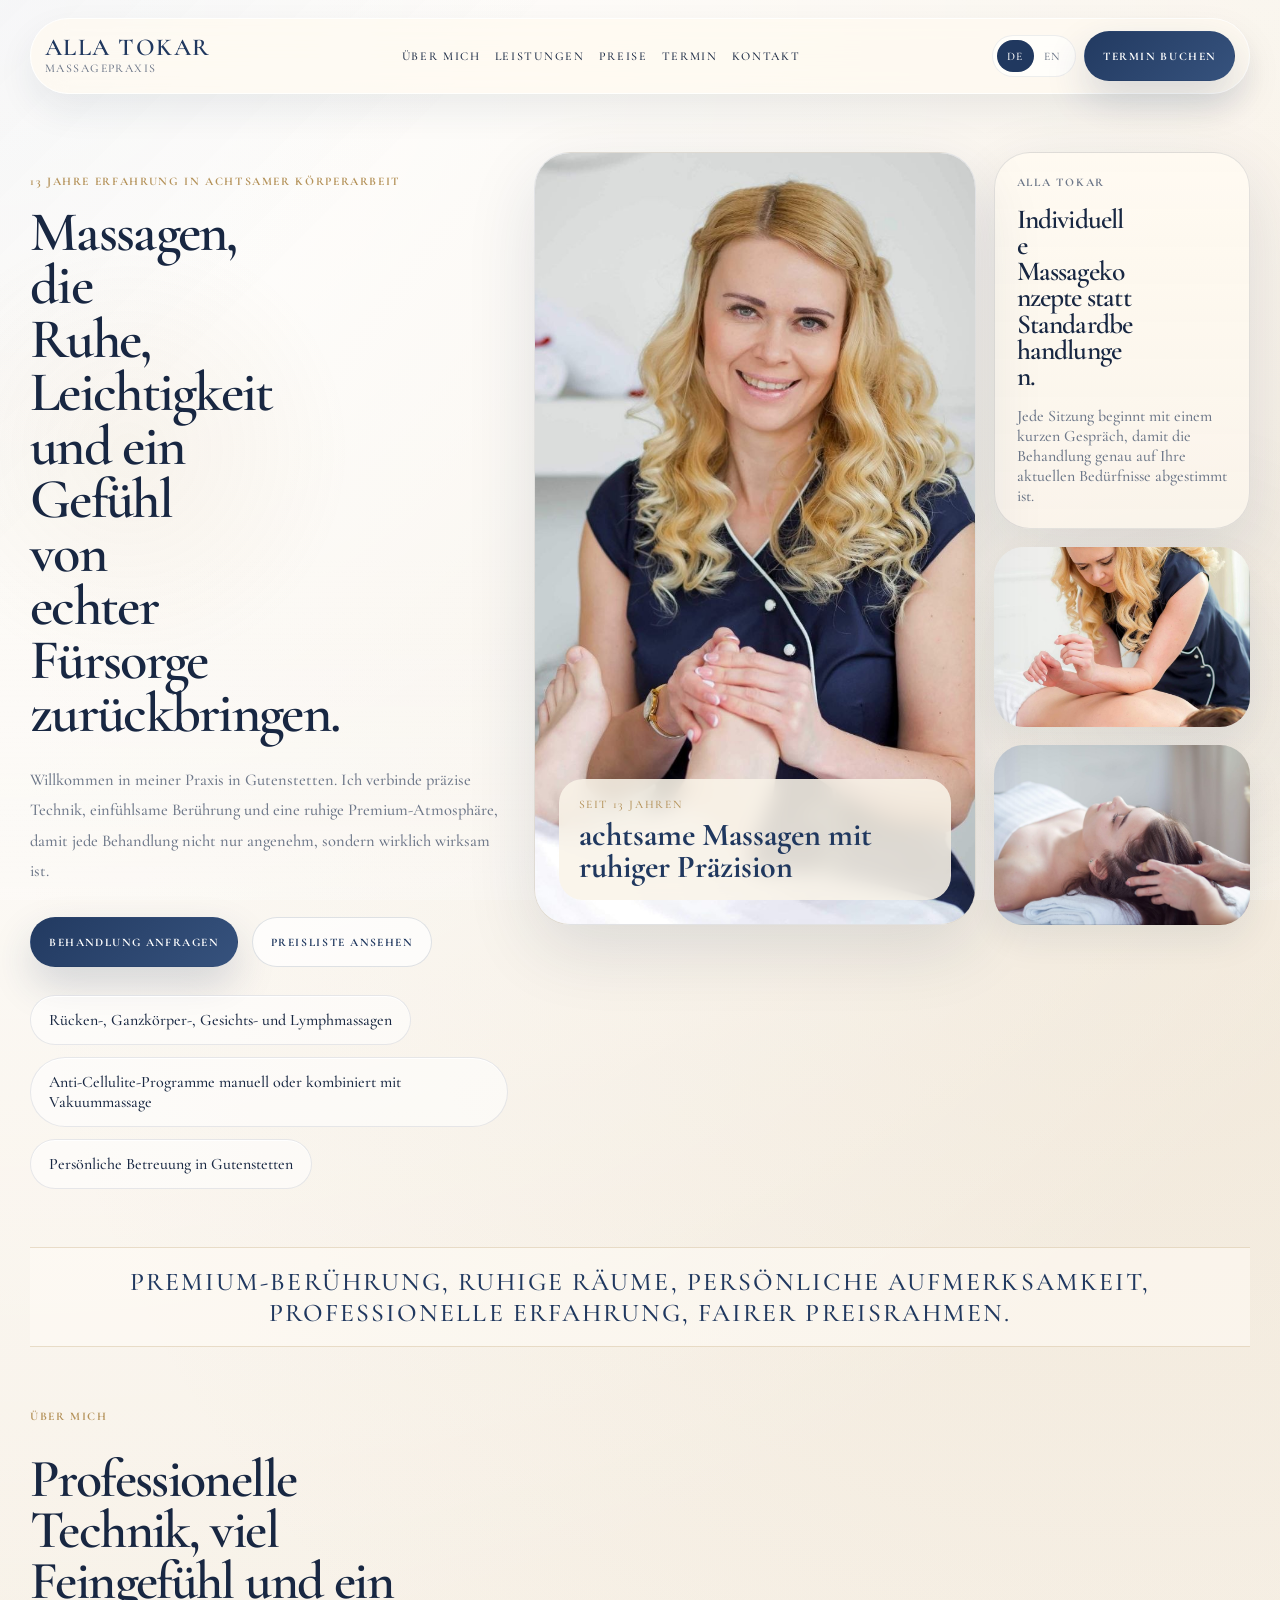
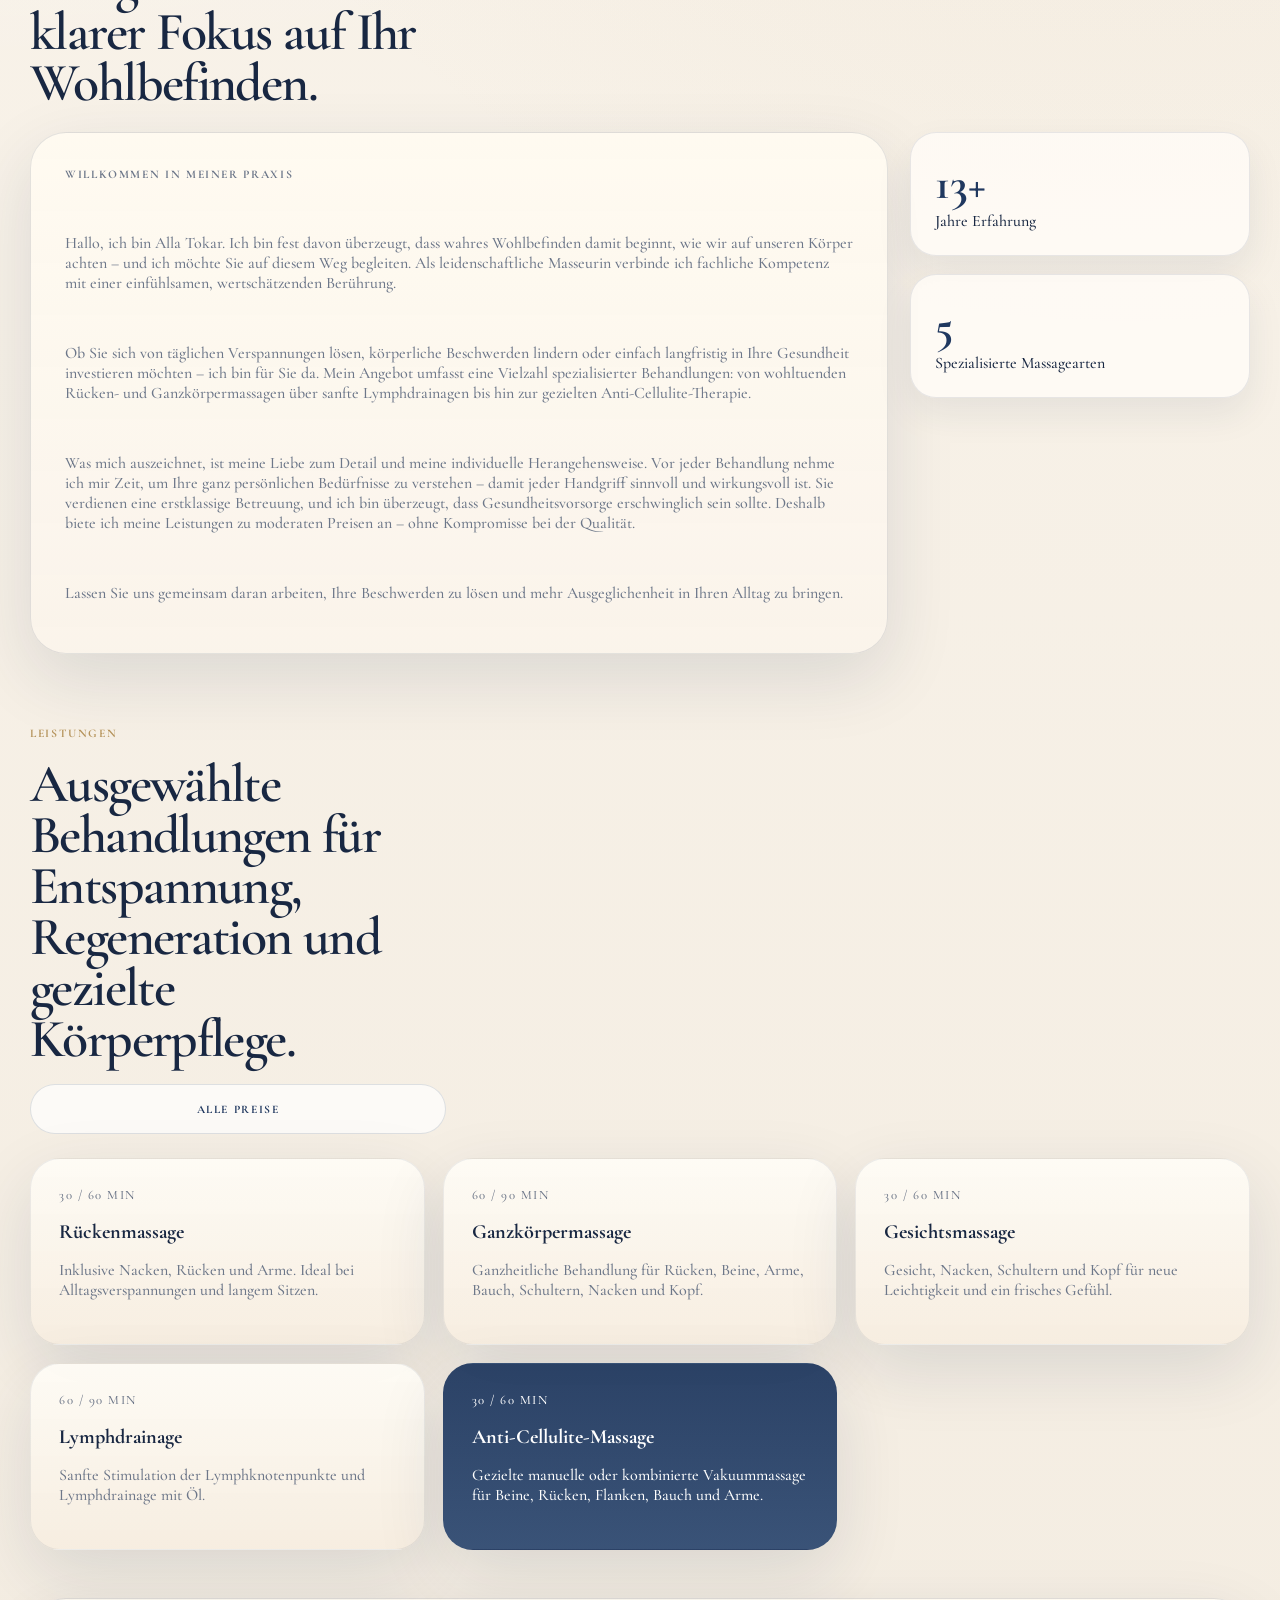
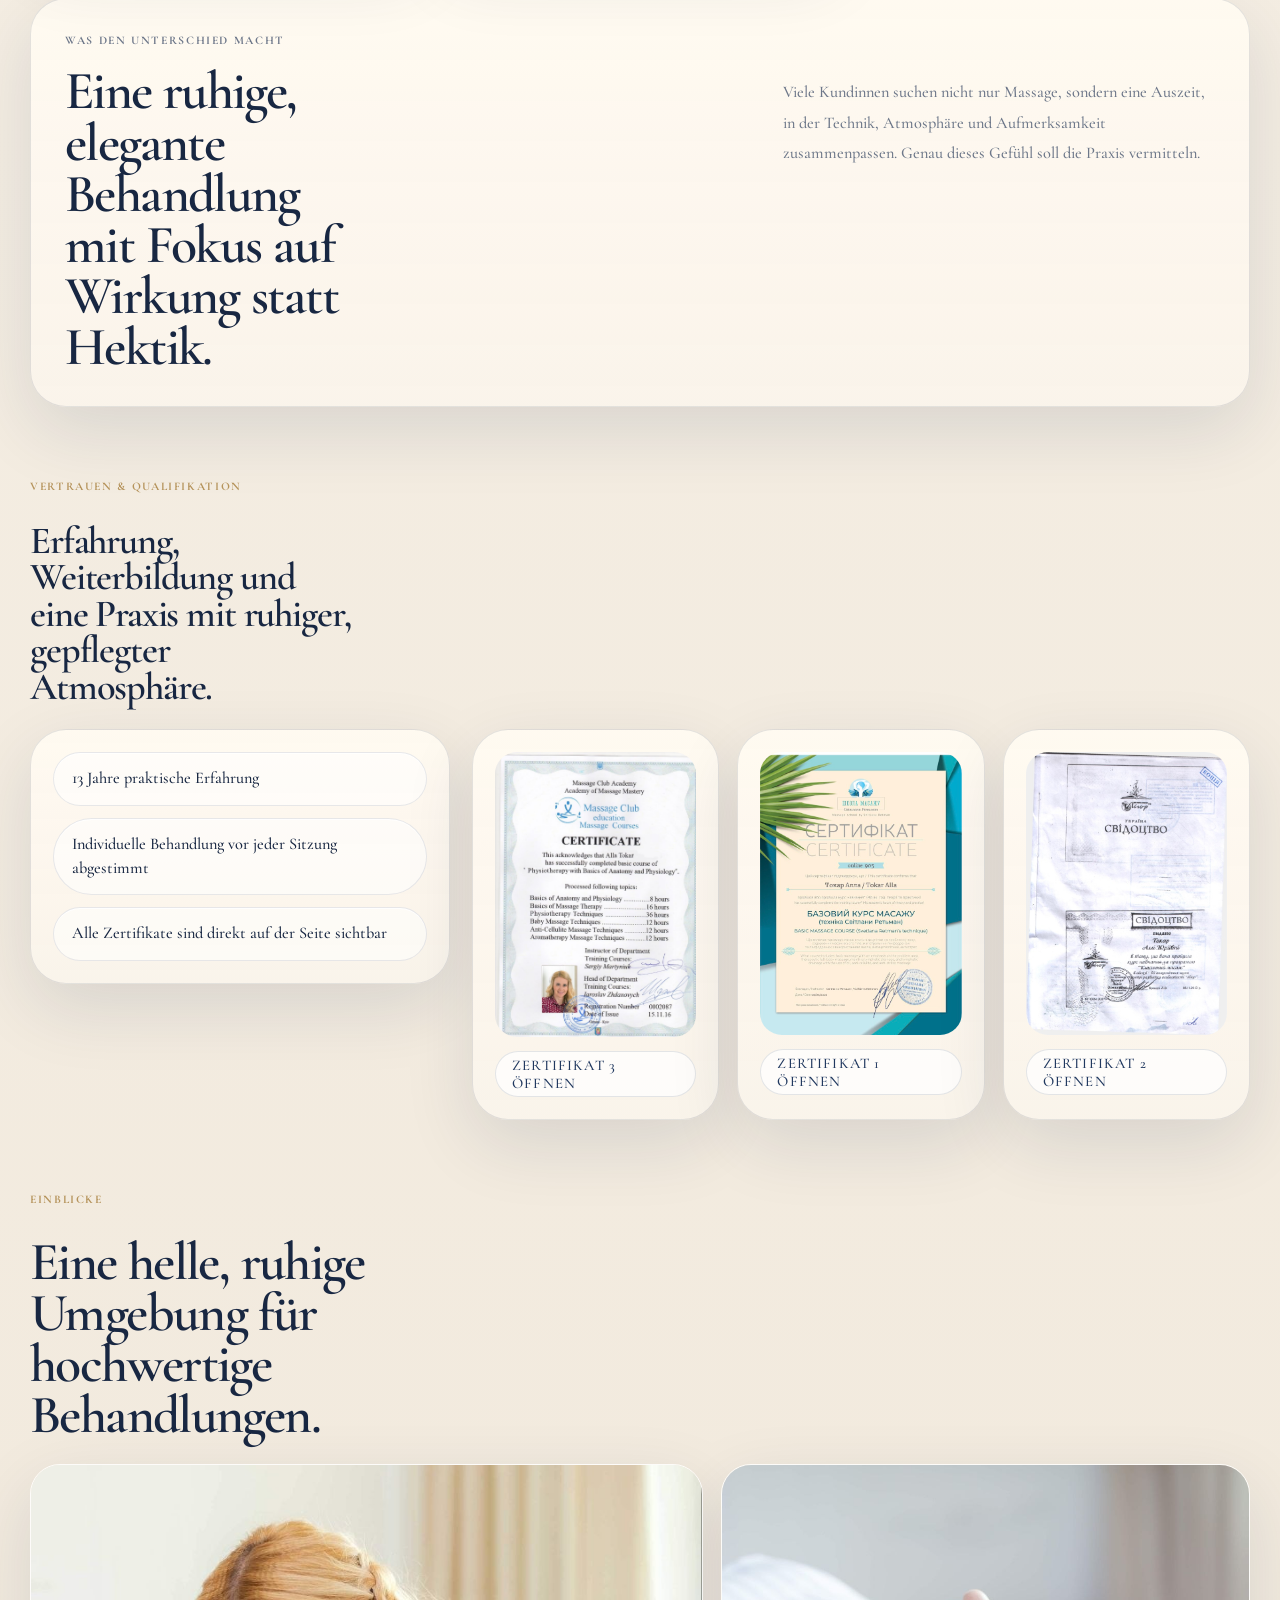
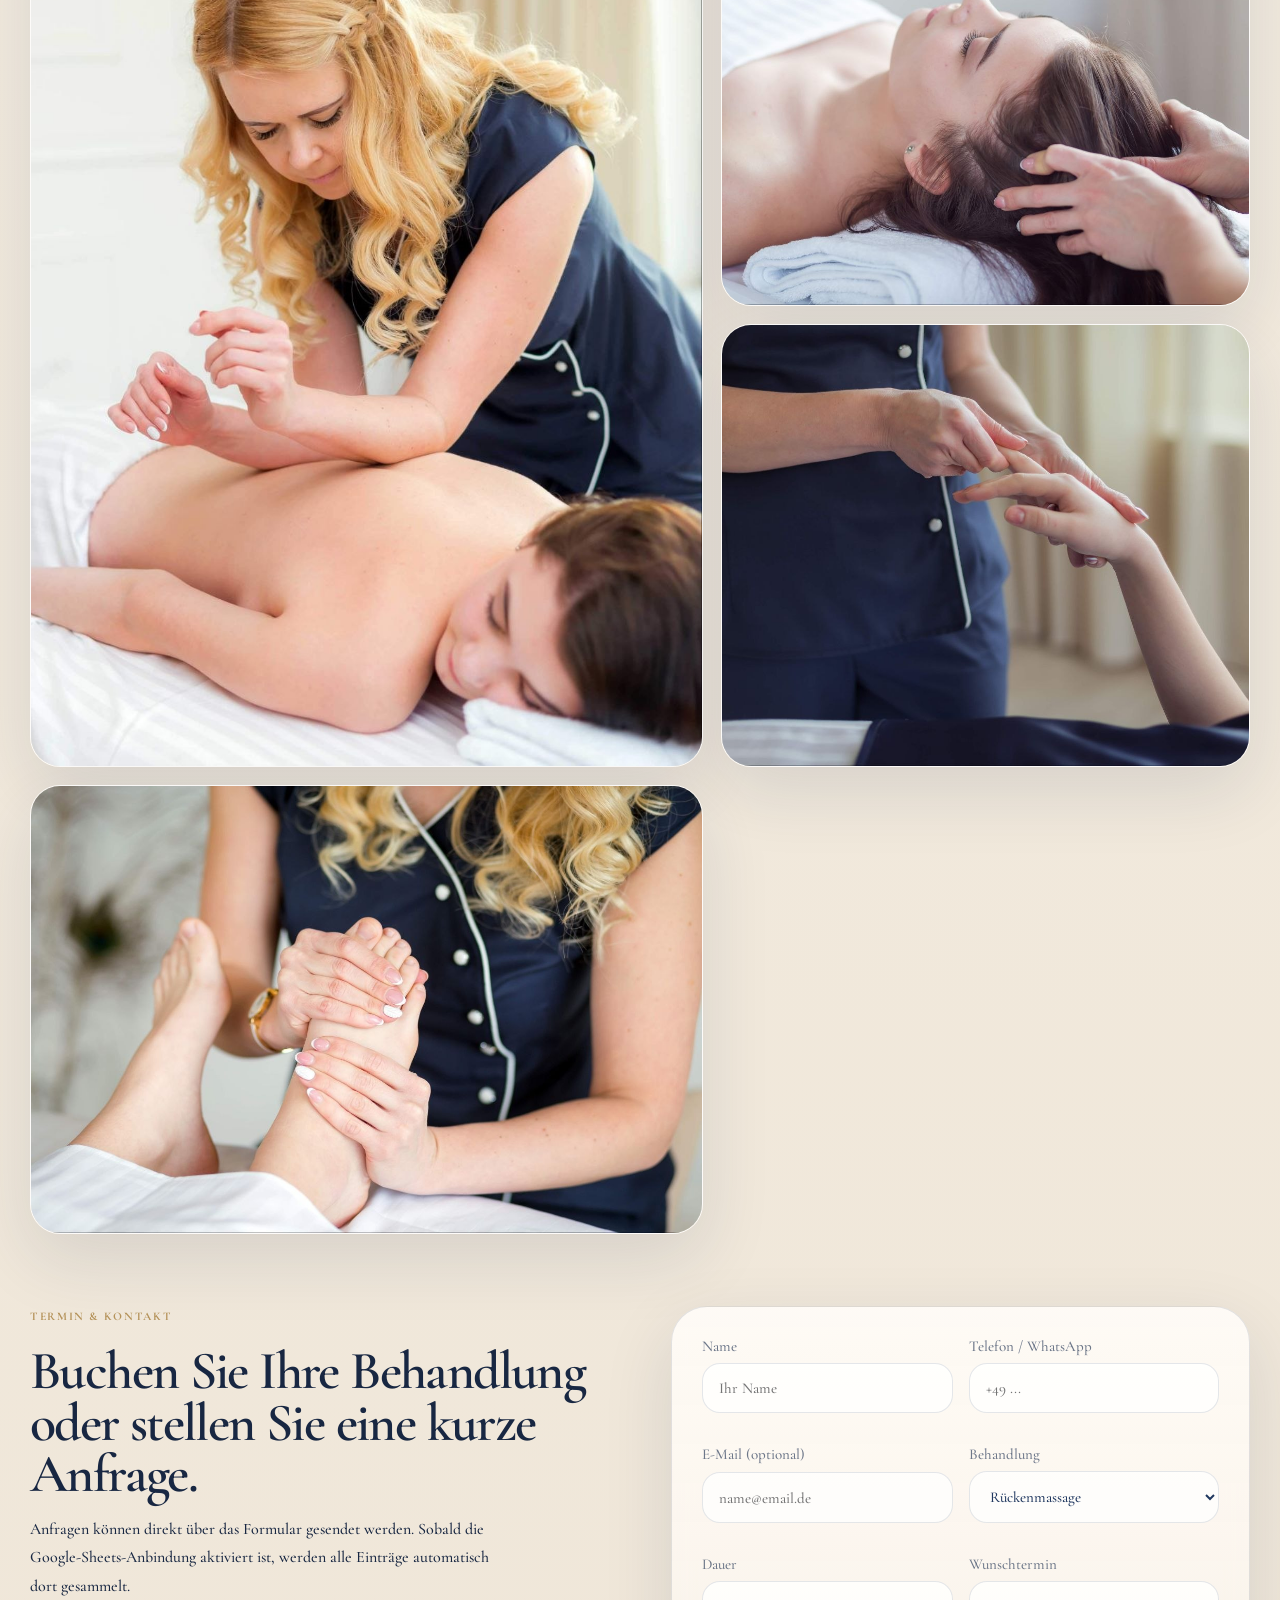
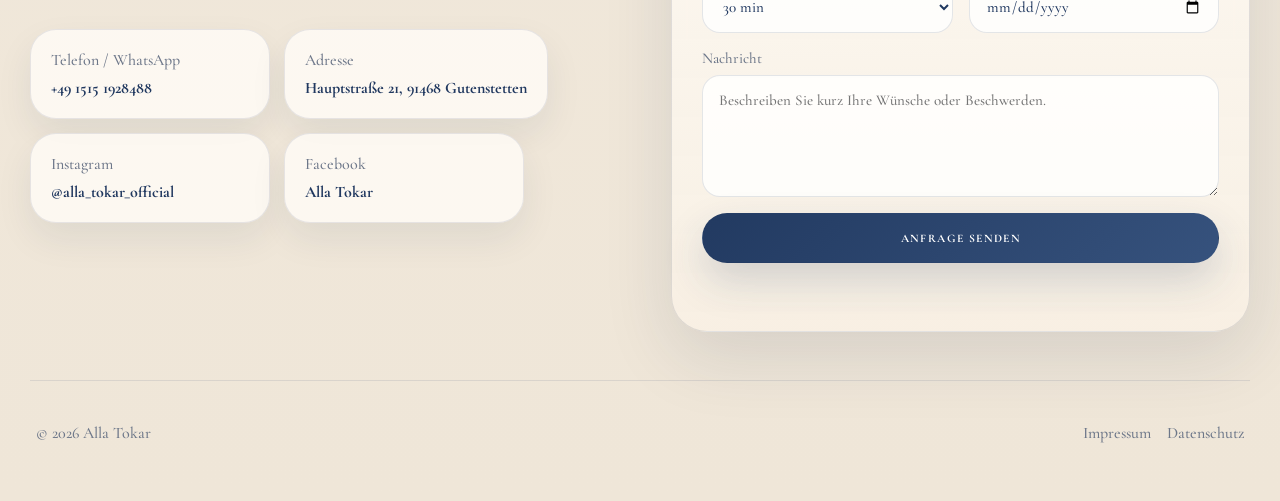
<file: index.html>
<!DOCTYPE html>
<html lang="de">
<head>
  <meta charset="UTF-8">
  <meta name="viewport" content="width=device-width, initial-scale=1.0">
  <title>Alla Tokar | Massagepraxis</title>
  <meta
    name="description"
    content="Premium-Massagepraxis von Alla Tokar in Gutenstetten. Rückenmassage, Ganzkörpermassage, Gesichtsmassage, Lymphdrainage und Anti-Cellulite-Behandlungen."
  >
  <link rel="preconnect" href="https://fonts.googleapis.com">
  <link rel="preconnect" href="https://fonts.gstatic.com" crossorigin>
  <link href="https://fonts.googleapis.com/css2?family=Cormorant+Garamond:wght@400;500;600;700&display=swap" rel="stylesheet">
  <link rel="stylesheet" href="styles.css">
</head>
<body class="home-page" data-page-title-de="Alla Tokar | Massagepraxis" data-page-title-en="Alla Tokar | Massage Practice">
  <div class="site-shell">
    <header class="topbar">
      <a class="brand" href="index.html">
        <span class="brand__text">
          <strong>Alla Tokar</strong>
          <small data-i18n data-de="Massagepraxis" data-en="Massage Practice">Massagepraxis</small>
        </span>
      </a>

      <button class="menu-toggle" type="button" aria-expanded="false" aria-label="Toggle menu">
        <span></span>
        <span></span>
      </button>

      <nav class="nav">
        <a href="#about" data-i18n data-de="Über mich" data-en="About">Über mich</a>
        <a href="#services" data-i18n data-de="Leistungen" data-en="Services">Leistungen</a>
        <a href="prices.html" data-page-link="prices.html" data-i18n data-de="Preise" data-en="Prices">Preise</a>
        <a href="#booking" data-i18n data-de="Termin" data-en="Book">Termin</a>
        <a href="#contact" data-i18n data-de="Kontakt" data-en="Contact">Kontakt</a>
      </nav>

      <div class="topbar__actions">
        <div class="lang-switch" aria-label="Language switcher">
          <button type="button" class="lang-switch__button is-active" data-lang="de">DE</button>
          <button type="button" class="lang-switch__button" data-lang="en">EN</button>
        </div>
        <a class="button button--primary" href="#booking" data-i18n data-de="Termin buchen" data-en="Book now">Termin buchen</a>
      </div>
    </header>

    <main>
      <section class="hero">
        <div class="hero__copy">
          <p class="eyebrow" data-i18n data-de="13 Jahre Erfahrung in achtsamer Körperarbeit" data-en="13 years of experience in attentive bodywork">13 Jahre Erfahrung in achtsamer Körperarbeit</p>
          <h1 data-i18n data-de="Massagen, die Ruhe, Leichtigkeit und ein Gefühl von echter Fürsorge zurückbringen." data-en="Massage treatments that bring back calm, ease, and a sense of genuine care.">
            Massagen, die Ruhe, Leichtigkeit und ein Gefühl von echter Fürsorge zurückbringen.
          </h1>
          <p class="lead" data-i18n data-de="Willkommen in meiner Praxis in Gutenstetten. Ich verbinde präzise Technik, einfühlsame Berührung und eine ruhige Premium-Atmosphäre, damit jede Behandlung nicht nur angenehm, sondern wirklich wirksam ist." data-en="Welcome to my practice in Gutenstetten. I combine precise technique, attentive touch, and a calm premium atmosphere so that every treatment feels not only soothing, but genuinely effective.">
            Willkommen in meiner Praxis in Gutenstetten. Ich verbinde präzise Technik, einfühlsame Berührung und eine ruhige Premium-Atmosphäre, damit jede Behandlung nicht nur angenehm, sondern wirklich wirksam ist.
          </p>

          <div class="hero__actions">
            <a class="button button--primary" href="#booking" data-i18n data-de="Behandlung anfragen" data-en="Request treatment">Behandlung anfragen</a>
            <a class="button button--ghost" href="prices.html" data-page-link="prices.html" data-i18n data-de="Preisliste ansehen" data-en="View pricing">Preisliste ansehen</a>
          </div>

          <ul class="hero__facts">
            <li data-i18n data-de="Rücken-, Ganzkörper-, Gesichts- und Lymphmassagen" data-en="Back, full-body, facial, and lymphatic massage treatments">Rücken-, Ganzkörper-, Gesichts- und Lymphmassagen</li>
            <li data-i18n data-de="Anti-Cellulite-Programme manuell oder kombiniert mit Vakuummassage" data-en="Anti-cellulite programs done manually or combined with vacuum massage">Anti-Cellulite-Programme manuell oder kombiniert mit Vakuummassage</li>
            <li data-i18n data-de="Persönliche Betreuung in Gutenstetten" data-en="Personal care in Gutenstetten">Persönliche Betreuung in Gutenstetten</li>
          </ul>
        </div>

        <div class="hero__visual">
          <article class="hero-portrait card card--editorial">
            <img src="assets/1.jpeg" alt="Alla Tokar in der Praxis">
            <div class="hero-portrait__badge">
              <span data-i18n data-de="Seit 13 Jahren" data-en="For 13 years">Seit 13 Jahren</span>
              <strong data-i18n data-de="achtsame Massagen mit ruhiger Präzision" data-en="attentive massage care with calm precision">achtsame Massagen mit ruhiger Präzision</strong>
            </div>
          </article>

          <div class="hero-aside">
            <article class="hero__note card card--paper">
              <p class="mini-title">Alla Tokar</p>
              <h2 data-i18n data-de="Individuelle Massagekonzepte statt Standardbehandlungen." data-en="Individual massage care instead of standard treatments.">Individuelle Massagekonzepte statt Standardbehandlungen.</h2>
              <p data-i18n data-de="Jede Sitzung beginnt mit einem kurzen Gespräch, damit die Behandlung genau auf Ihre aktuellen Bedürfnisse abgestimmt ist." data-en="Every session begins with a short conversation so the treatment is aligned with your current needs.">
                Jede Sitzung beginnt mit einem kurzen Gespräch, damit die Behandlung genau auf Ihre aktuellen Bedürfnisse abgestimmt ist.
              </p>
            </article>

            <div class="hero-secondary">
              <img src="assets/12.jpeg" alt="Massage treatment in the studio">
              <img src="assets/10.jpeg" alt="Relaxing head massage">
            </div>
          </div>
        </div>
      </section>

      <section class="intro-band">
        <p data-i18n data-de="Premium-Berührung, ruhige Räume, persönliche Aufmerksamkeit, professionelle Erfahrung, fairer Preisrahmen." data-en="Premium touch, calm rooms, personal attention, professional experience, and a fair pricing approach.">
          Premium-Berührung, ruhige Räume, persönliche Aufmerksamkeit, professionelle Erfahrung, fairer Preisrahmen.
        </p>
      </section>

      <section class="section section--split" id="about">
        <div class="section__heading">
          <p class="eyebrow" data-i18n data-de="Über mich" data-en="About me">Über mich</p>
          <h2 data-i18n data-de="Professionelle Technik, viel Feingefühl und ein klarer Fokus auf Ihr Wohlbefinden." data-en="Professional technique, refined attention, and a clear focus on your well-being.">
            Professionelle Technik, viel Feingefühl und ein klarer Fokus auf Ihr Wohlbefinden.
          </h2>
        </div>

        <div class="about">
          <article class="card card--paper about-story">
            <p class="mini-title" data-i18n data-de="Willkommen in meiner Praxis" data-en="Welcome to my practice">Willkommen in meiner Praxis</p>
            <p data-i18n data-de="Hallo, ich bin Alla Tokar. Ich bin fest davon überzeugt, dass wahres Wohlbefinden damit beginnt, wie wir auf unseren Körper achten – und ich möchte Sie auf diesem Weg begleiten. Als leidenschaftliche Masseurin verbinde ich fachliche Kompetenz mit einer einfühlsamen, wertschätzenden Berührung." data-en="Hello, I’m Alla Tokar. I believe that true wellness begins with how we care for our bodies, and I am here to guide you on that journey. As a dedicated massage therapist, my mission is to blend professional technique with a warm, attentive touch.">
              Hallo, ich bin Alla Tokar. Ich bin fest davon überzeugt, dass wahres Wohlbefinden damit beginnt, wie wir auf unseren Körper achten – und ich möchte Sie auf diesem Weg begleiten. Als leidenschaftliche Masseurin verbinde ich fachliche Kompetenz mit einer einfühlsamen, wertschätzenden Berührung.
            </p>
            <p data-i18n data-de="Ob Sie sich von täglichen Verspannungen lösen, körperliche Beschwerden lindern oder einfach langfristig in Ihre Gesundheit investieren möchten – ich bin für Sie da. Mein Angebot umfasst eine Vielzahl spezialisierter Behandlungen: von wohltuenden Rücken- und Ganzkörpermassagen über sanfte Lymphdrainagen bis hin zur gezielten Anti-Cellulite-Therapie." data-en="Whether you are seeking relief from daily tension, recovering from physical strain, or simply looking to invest in your long-term well-being, I am here to support you. I offer a variety of specialized services—from revitalizing back and full-body treatments to targeted lymphatic drainage and anti-cellulite therapy.">
              Ob Sie sich von täglichen Verspannungen lösen, körperliche Beschwerden lindern oder einfach langfristig in Ihre Gesundheit investieren möchten – ich bin für Sie da. Mein Angebot umfasst eine Vielzahl spezialisierter Behandlungen: von wohltuenden Rücken- und Ganzkörpermassagen über sanfte Lymphdrainagen bis hin zur gezielten Anti-Cellulite-Therapie.
            </p>
            <p data-i18n data-de="Was mich auszeichnet, ist meine Liebe zum Detail und meine individuelle Herangehensweise. Vor jeder Behandlung nehme ich mir Zeit, um Ihre ganz persönlichen Bedürfnisse zu verstehen – damit jeder Handgriff sinnvoll und wirkungsvoll ist. Sie verdienen eine erstklassige Betreuung, und ich bin überzeugt, dass Gesundheitsvorsorge erschwinglich sein sollte. Deshalb biete ich meine Leistungen zu moderaten Preisen an – ohne Kompromisse bei der Qualität." data-en="I pride myself on attention to detail and personalized care. Before every session, I take the time to understand your specific concerns so that every stroke is purposeful. You deserve a premium experience, and I believe that prioritizing your health should be accessible. That is why I am committed to offering my services at moderate prices without compromising on quality.">
              Was mich auszeichnet, ist meine Liebe zum Detail und meine individuelle Herangehensweise. Vor jeder Behandlung nehme ich mir Zeit, um Ihre ganz persönlichen Bedürfnisse zu verstehen – damit jeder Handgriff sinnvoll und wirkungsvoll ist. Sie verdienen eine erstklassige Betreuung, und ich bin überzeugt, dass Gesundheitsvorsorge erschwinglich sein sollte. Deshalb biete ich meine Leistungen zu moderaten Preisen an – ohne Kompromisse bei der Qualität.
            </p>
            <p data-i18n data-de="Lassen Sie uns gemeinsam daran arbeiten, Ihre Beschwerden zu lösen und mehr Ausgeglichenheit in Ihren Alltag zu bringen." data-en="Let’s work together to solve your physical problems and bring a sense of balance back into your life.">
              Lassen Sie uns gemeinsam daran arbeiten, Ihre Beschwerden zu lösen und mehr Ausgeglichenheit in Ihren Alltag zu bringen.
            </p>
          </article>

          <div class="stats">
            <article class="stat">
              <strong>13+</strong>
              <span data-i18n data-de="Jahre Erfahrung" data-en="Years of experience">Jahre Erfahrung</span>
            </article>
            <article class="stat">
              <strong>5</strong>
              <span data-i18n data-de="Spezialisierte Massagearten" data-en="Specialized treatment types">Spezialisierte Massagearten</span>
            </article>
          </div>
        </div>
      </section>

      <section class="section" id="services">
        <div class="section__heading section__heading--row">
          <div>
            <p class="eyebrow" data-i18n data-de="Leistungen" data-en="Services">Leistungen</p>
            <h2 data-i18n data-de="Ausgewählte Behandlungen für Entspannung, Regeneration und gezielte Körperpflege." data-en="Selected treatments for relaxation, recovery, and targeted body care.">
              Ausgewählte Behandlungen für Entspannung, Regeneration und gezielte Körperpflege.
            </h2>
          </div>
          <a class="button button--ghost" href="prices.html" data-page-link="prices.html" data-i18n data-de="Alle Preise" data-en="All pricing">Alle Preise</a>
        </div>

        <div class="service-grid">
          <article class="service-card card card--lift">
            <p class="service-card__time">30 / 60 min</p>
            <h3 data-i18n data-de="Rückenmassage" data-en="Back massage">Rückenmassage</h3>
            <p data-i18n data-de="Inklusive Nacken, Rücken und Arme. Ideal bei Alltagsverspannungen und langem Sitzen." data-en="Includes neck, back, and arms. Ideal for daily tension and long hours of sitting.">
              Inklusive Nacken, Rücken und Arme. Ideal bei Alltagsverspannungen und langem Sitzen.
            </p>
          </article>

          <article class="service-card card card--lift">
            <p class="service-card__time">60 / 90 min</p>
            <h3 data-i18n data-de="Ganzkörpermassage" data-en="Full body massage">Ganzkörpermassage</h3>
            <p data-i18n data-de="Ganzheitliche Behandlung für Rücken, Beine, Arme, Bauch, Schultern, Nacken und Kopf." data-en="A complete treatment for the back, legs, arms, abdomen, shoulders, neck, and head.">
              Ganzheitliche Behandlung für Rücken, Beine, Arme, Bauch, Schultern, Nacken und Kopf.
            </p>
          </article>

          <article class="service-card card card--lift">
            <p class="service-card__time">30 / 60 min</p>
            <h3 data-i18n data-de="Gesichtsmassage" data-en="Facial massage">Gesichtsmassage</h3>
            <p data-i18n data-de="Gesicht, Nacken, Schultern und Kopf für neue Leichtigkeit und ein frisches Gefühl." data-en="Face, neck, shoulders, and head for renewed lightness and a refreshed feeling.">
              Gesicht, Nacken, Schultern und Kopf für neue Leichtigkeit und ein frisches Gefühl.
            </p>
          </article>

          <article class="service-card card card--lift">
            <p class="service-card__time">60 / 90 min</p>
            <h3 data-i18n data-de="Lymphdrainage" data-en="Lymphatic drainage">Lymphdrainage</h3>
            <p data-i18n data-de="Sanfte Stimulation der Lymphknotenpunkte und Lymphdrainage mit Öl." data-en="Gentle stimulation of lymph node points and lymphatic drainage performed with oil.">
              Sanfte Stimulation der Lymphknotenpunkte und Lymphdrainage mit Öl.
            </p>
          </article>

          <article class="service-card card card--lift service-card--feature">
            <p class="service-card__time">30 / 60 min</p>
            <h3 data-i18n data-de="Anti-Cellulite-Massage" data-en="Anti-cellulite massage">Anti-Cellulite-Massage</h3>
            <p data-i18n data-de="Gezielte manuelle oder kombinierte Vakuummassage für Beine, Rücken, Flanken, Bauch und Arme." data-en="Targeted manual or combined vacuum treatment for legs, back, flanks, abdomen, and arms.">
              Gezielte manuelle oder kombinierte Vakuummassage für Beine, Rücken, Flanken, Bauch und Arme.
            </p>
          </article>
        </div>
      </section>

      <section class="section signature-section">
        <div class="signature-panel card card--paper">
          <p class="eyebrow" data-i18n data-de="Was den Unterschied macht" data-en="What makes the difference">Was den Unterschied macht</p>
          <div class="signature-panel__grid">
            <h2 data-i18n data-de="Eine ruhige, elegante Behandlung mit Fokus auf Wirkung statt Hektik." data-en="A calm, elegant treatment experience focused on results rather than rush.">
              Eine ruhige, elegante Behandlung mit Fokus auf Wirkung statt Hektik.
            </h2>
            <p data-i18n data-de="Viele Kundinnen suchen nicht nur Massage, sondern eine Auszeit, in der Technik, Atmosphäre und Aufmerksamkeit zusammenpassen. Genau dieses Gefühl soll die Praxis vermitteln." data-en="Many clients are not only looking for massage, but for a pause where technique, atmosphere, and attention truly belong together. That is the feeling this practice is built to offer.">
              Viele Kundinnen suchen nicht nur Massage, sondern eine Auszeit, in der Technik, Atmosphäre und Aufmerksamkeit zusammenpassen. Genau dieses Gefühl soll die Praxis vermitteln.
            </p>
          </div>
        </div>
      </section>

      <section class="section experience">
        <div class="section__heading">
          <p class="eyebrow" data-i18n data-de="Vertrauen & Qualifikation" data-en="Trust & qualification">Vertrauen & Qualifikation</p>
          <h2 data-i18n data-de="Erfahrung, Weiterbildung und eine Praxis mit ruhiger, gepflegter Atmosphäre." data-en="Experience, training, and a practice with a calm, polished atmosphere.">
            Erfahrung, Weiterbildung und eine Praxis mit ruhiger, gepflegter Atmosphäre.
          </h2>
        </div>

        <div class="experience__grid">
          <article class="card card--paper experience-copy">
            <ul class="check-list">
              <li data-i18n data-de="13 Jahre praktische Erfahrung" data-en="13 years of hands-on experience">13 Jahre praktische Erfahrung</li>
              <li data-i18n data-de="Individuelle Behandlung vor jeder Sitzung abgestimmt" data-en="Every treatment is tailored individually before the session">Individuelle Behandlung vor jeder Sitzung abgestimmt</li>
              <li data-i18n data-de="Alle Zertifikate sind direkt auf der Seite sichtbar" data-en="All certificates are visible directly on the page">Alle Zertifikate sind direkt auf der Seite sichtbar</li>
            </ul>
          </article>

          <div class="certificate-gallery">
            <a class="card card--paper certificate-card" href="assets/Certic 3 .jpeg" target="_blank" rel="noreferrer">
              <img class="certificate-preview" src="assets/Certic 3 .jpeg" alt="Zertifikat 3 von Alla Tokar">
              <span class="certificate-card__label" data-i18n data-de="Zertifikat 3 öffnen" data-en="Open certificate 3">Zertifikat 3 öffnen</span>
            </a>
            <a class="card card--paper certificate-card" href="assets/Certic 1 .pdf" target="_blank" rel="noreferrer">
              <img class="certificate-preview" src="assets/certic1.jpg" alt="Zertifikat 1 von Alla Tokar">
              <span class="certificate-card__label" data-i18n data-de="Zertifikat 1 öffnen" data-en="Open certificate 1">Zertifikat 1 öffnen</span>
            </a>
            <a class="card card--paper certificate-card" href="assets/Certic 2 .pdf" target="_blank" rel="noreferrer">
              <img class="certificate-preview" src="assets/certic2.jpg" alt="Zertifikat 2 von Alla Tokar">
              <span class="certificate-card__label" data-i18n data-de="Zertifikat 2 öffnen" data-en="Open certificate 2">Zertifikat 2 öffnen</span>
            </a>
          </div>
        </div>
      </section>

      <section class="section gallery">
        <div class="section__heading">
          <p class="eyebrow" data-i18n data-de="Einblicke" data-en="Inside the practice">Einblicke</p>
          <h2 data-i18n data-de="Eine helle, ruhige Umgebung für hochwertige Behandlungen." data-en="A bright, calm setting for high-quality treatments.">
            Eine helle, ruhige Umgebung für hochwertige Behandlungen.
          </h2>
        </div>

        <div class="gallery-grid">
          <img src="assets/12.jpeg" alt="Massage in der Praxis">
          <img src="assets/10.jpeg" alt="Kopfmassage">
          <img src="assets/2.jpeg" alt="Handmassage">
          <img src="assets/3.jpeg" alt="Fußmassage">
        </div>
      </section>

      <section class="section contact-booking" id="booking">
        <div class="contact-booking__copy">
          <p class="eyebrow" data-i18n data-de="Termin & Kontakt" data-en="Booking & contact">Termin & Kontakt</p>
          <h2 data-i18n data-de="Buchen Sie Ihre Behandlung oder stellen Sie eine kurze Anfrage." data-en="Book your treatment or send a short enquiry.">
            Buchen Sie Ihre Behandlung oder stellen Sie eine kurze Anfrage.
          </h2>
          <p data-i18n data-de="Anfragen können direkt über das Formular gesendet werden. Sobald die Google-Sheets-Anbindung aktiviert ist, werden alle Einträge automatisch dort gesammelt." data-en="Requests can be sent directly through the form. Once the Google Sheets connection is activated, all bookings will be collected there automatically.">
            Anfragen können direkt über das Formular gesendet werden. Sobald die Google-Sheets-Anbindung aktiviert ist, werden alle Einträge automatisch dort gesammelt.
          </p>

          <div class="contact-cards" id="contact">
            <a class="contact-card" href="tel:+4915151928488">
              <span data-i18n data-de="Telefon / WhatsApp" data-en="Phone / WhatsApp">Telefon / WhatsApp</span>
              <strong>+49 1515 1928488</strong>
            </a>
            <a class="contact-card" href="https://maps.google.com/?q=Hauptstra%C3%9Fe+21+91468+Gutenstetten" target="_blank" rel="noreferrer">
              <span data-i18n data-de="Adresse" data-en="Address">Adresse</span>
              <strong>Hauptstraße 21, 91468 Gutenstetten</strong>
            </a>
            <a class="contact-card" href="https://www.instagram.com/alla_tokar_official/" target="_blank" rel="noreferrer">
              <span data-i18n data-de="Instagram" data-en="Instagram">Instagram</span>
              <strong>@alla_tokar_official</strong>
            </a>
            <a class="contact-card" href="https://www.facebook.com/search/top?q=Alla%20Tokar" target="_blank" rel="noreferrer">
              <span data-i18n data-de="Facebook" data-en="Facebook">Facebook</span>
              <strong>Alla Tokar</strong>
            </a>
          </div>
        </div>

        <form class="booking-form card card--glass" id="bookingForm">
          <div class="booking-form__grid">
            <label>
              <span data-i18n data-de="Name" data-en="Name">Name</span>
              <input type="text" name="name" required data-i18n-placeholder data-de="Ihr Name" data-en="Your name" placeholder="Ihr Name">
            </label>

            <label>
              <span data-i18n data-de="Telefon / WhatsApp" data-en="Phone / WhatsApp">Telefon / WhatsApp</span>
              <input type="tel" name="phone" required data-i18n-placeholder data-de="+49 ..." data-en="+49 ..." placeholder="+49 ...">
            </label>

            <label>
              <span data-i18n data-de="E-Mail (optional)" data-en="Email (optional)">E-Mail (optional)</span>
              <input type="email" name="email" data-i18n-placeholder data-de="name@email.de" data-en="name@email.com" placeholder="name@email.de">
            </label>

            <label>
              <span data-i18n data-de="Behandlung" data-en="Treatment">Behandlung</span>
              <select name="service" id="serviceSelect" required></select>
            </label>

            <label>
              <span data-i18n data-de="Dauer" data-en="Duration">Dauer</span>
              <select name="duration" required>
                <option value="30">30 min</option>
                <option value="60">60 min</option>
                <option value="90">90 min</option>
              </select>
            </label>

            <label>
              <span data-i18n data-de="Wunschtermin" data-en="Preferred date">Wunschtermin</span>
              <input type="date" name="date">
            </label>
          </div>

          <label>
            <span data-i18n data-de="Nachricht" data-en="Message">Nachricht</span>
            <textarea name="message" rows="5" data-i18n-placeholder data-de="Beschreiben Sie kurz Ihre Wünsche oder Beschwerden." data-en="Briefly describe your wishes or concerns." placeholder="Beschreiben Sie kurz Ihre Wünsche oder Beschwerden."></textarea>
          </label>

          <button class="button button--primary button--wide" type="submit" data-submit-de="Anfrage senden" data-submit-en="Send request">Anfrage senden</button>
          <p class="form-status" id="formStatus" aria-live="polite"></p>
        </form>
      </section>
    </main>

    <footer class="footer">
      <p>© <span id="year"></span> Alla Tokar</p>
      <div class="footer__links">
        <a href="impressum.html" data-page-link="impressum.html">Impressum</a>
        <a href="datenschutz.html" data-page-link="datenschutz.html">Datenschutz</a>
      </div>
    </footer>
  </div>

  <script src="config.js"></script>
  <script src="script.js"></script>
</body>
</html>
</file>
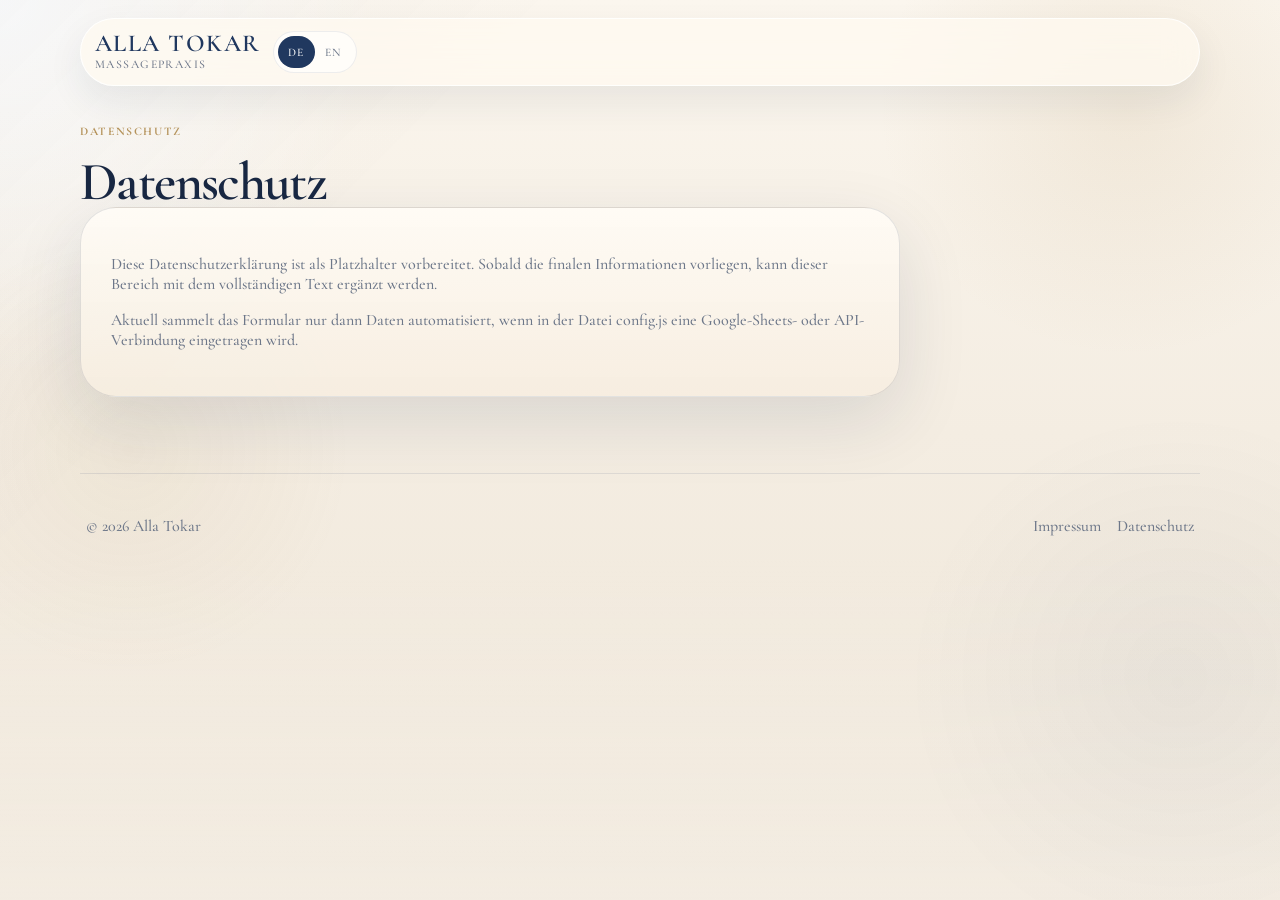
<file: datenschutz.html>
<!DOCTYPE html>
<html lang="de">
<head>
  <meta charset="UTF-8">
  <meta name="viewport" content="width=device-width, initial-scale=1.0">
  <title>Alla Tokar | Datenschutz</title>
  <link rel="preconnect" href="https://fonts.googleapis.com">
  <link rel="preconnect" href="https://fonts.gstatic.com" crossorigin>
  <link href="https://fonts.googleapis.com/css2?family=Cormorant+Garamond:wght@400;500;600;700&display=swap" rel="stylesheet">
  <link rel="stylesheet" href="styles.css">
</head>
<body data-page-title-de="Alla Tokar | Datenschutz" data-page-title-en="Alla Tokar | Privacy policy">
  <div class="site-shell site-shell--inner">
    <header class="topbar">
      <a class="brand" href="index.html" data-page-link="index.html">
        <span class="brand__text">
          <strong>Alla Tokar</strong>
          <small data-i18n data-de="Massagepraxis" data-en="Massage Practice">Massagepraxis</small>
        </span>
      </a>
      <div class="topbar__actions">
        <div class="lang-switch" aria-label="Language switcher">
          <button type="button" class="lang-switch__button is-active" data-lang="de">DE</button>
          <button type="button" class="lang-switch__button" data-lang="en">EN</button>
        </div>
      </div>
    </header>

    <main class="legal-page">
      <p class="eyebrow">Datenschutz</p>
      <h1 data-i18n data-de="Datenschutz" data-en="Privacy policy">Datenschutz</h1>
      <div class="card card--soft legal-content">
        <p data-i18n data-de="Diese Datenschutzerklärung ist als Platzhalter vorbereitet. Sobald die finalen Informationen vorliegen, kann dieser Bereich mit dem vollständigen Text ergänzt werden." data-en="This privacy policy is prepared as a placeholder. Once the final information is available, this section can be replaced with the full text.">
          Diese Datenschutzerklärung ist als Platzhalter vorbereitet. Sobald die finalen Informationen vorliegen, kann dieser Bereich mit dem vollständigen Text ergänzt werden.
        </p>
        <p data-i18n data-de="Aktuell sammelt das Formular nur dann Daten automatisiert, wenn in der Datei config.js eine Google-Sheets- oder API-Verbindung eingetragen wird." data-en="At the moment, the form only collects data automatically when a Google Sheets or API connection is entered in config.js.">
          Aktuell sammelt das Formular nur dann Daten automatisiert, wenn in der Datei config.js eine Google-Sheets- oder API-Verbindung eingetragen wird.
        </p>
      </div>
    </main>

    <footer class="footer">
      <p>© <span id="year"></span> Alla Tokar</p>
      <div class="footer__links">
        <a href="impressum.html" data-page-link="impressum.html">Impressum</a>
        <a href="datenschutz.html" data-page-link="datenschutz.html">Datenschutz</a>
      </div>
    </footer>
  </div>

  <script src="config.js"></script>
  <script src="script.js"></script>
</body>
</html>
</file>
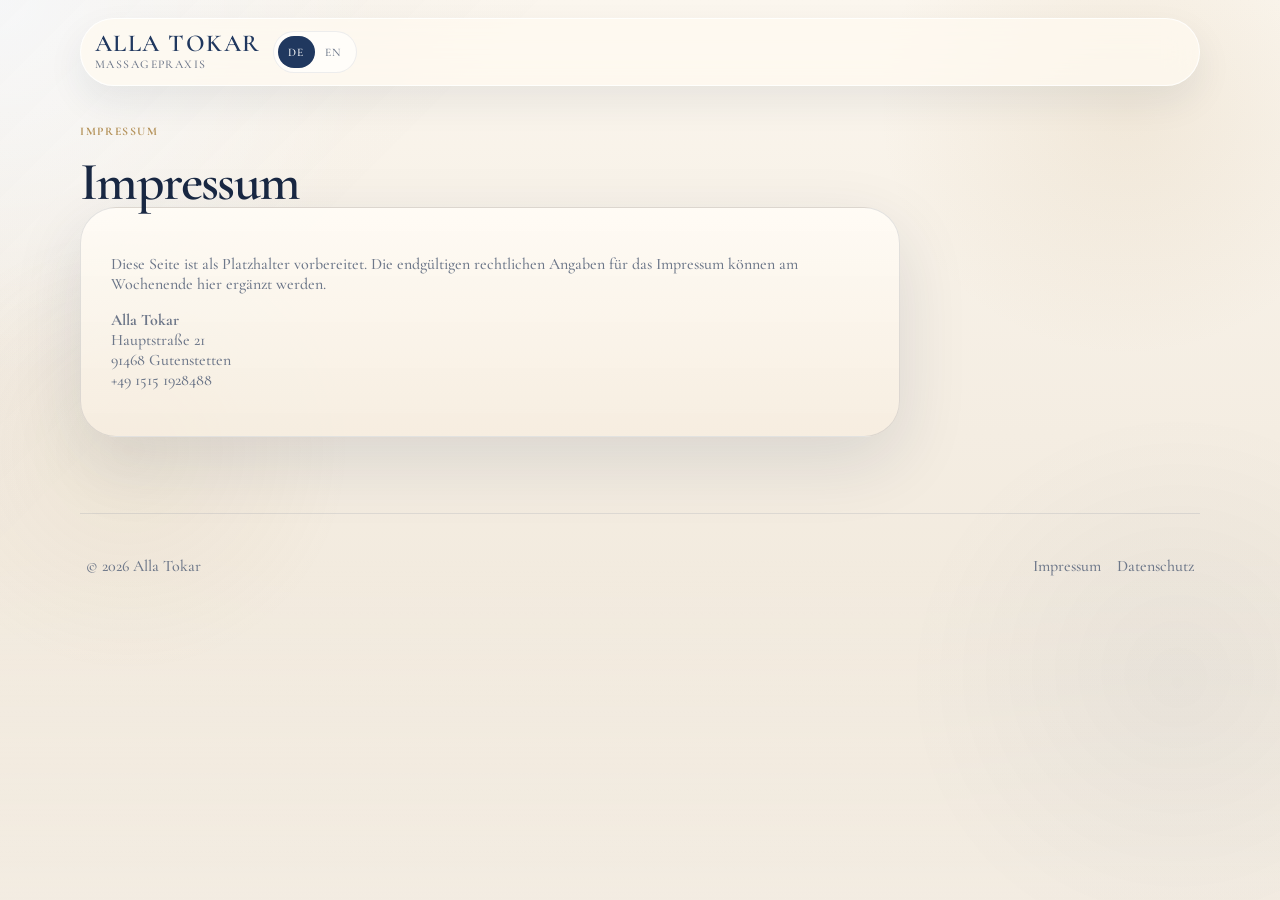
<file: impressum.html>
<!DOCTYPE html>
<html lang="de">
<head>
  <meta charset="UTF-8">
  <meta name="viewport" content="width=device-width, initial-scale=1.0">
  <title>Alla Tokar | Impressum</title>
  <link rel="preconnect" href="https://fonts.googleapis.com">
  <link rel="preconnect" href="https://fonts.gstatic.com" crossorigin>
  <link href="https://fonts.googleapis.com/css2?family=Cormorant+Garamond:wght@400;500;600;700&display=swap" rel="stylesheet">
  <link rel="stylesheet" href="styles.css">
</head>
<body data-page-title-de="Alla Tokar | Impressum" data-page-title-en="Alla Tokar | Legal notice">
  <div class="site-shell site-shell--inner">
    <header class="topbar">
      <a class="brand" href="index.html" data-page-link="index.html">
        <span class="brand__text">
          <strong>Alla Tokar</strong>
          <small data-i18n data-de="Massagepraxis" data-en="Massage Practice">Massagepraxis</small>
        </span>
      </a>
      <div class="topbar__actions">
        <div class="lang-switch" aria-label="Language switcher">
          <button type="button" class="lang-switch__button is-active" data-lang="de">DE</button>
          <button type="button" class="lang-switch__button" data-lang="en">EN</button>
        </div>
      </div>
    </header>

    <main class="legal-page">
      <p class="eyebrow">Impressum</p>
      <h1 data-i18n data-de="Impressum" data-en="Legal notice">Impressum</h1>
      <div class="card card--soft legal-content">
        <p data-i18n data-de="Diese Seite ist als Platzhalter vorbereitet. Die endgültigen rechtlichen Angaben für das Impressum können am Wochenende hier ergänzt werden." data-en="This page is prepared as a placeholder. The final legal details for the legal notice can be added here over the weekend.">
          Diese Seite ist als Platzhalter vorbereitet. Die endgültigen rechtlichen Angaben für das Impressum können am Wochenende hier ergänzt werden.
        </p>
        <p><strong>Alla Tokar</strong><br>Hauptstraße 21<br>91468 Gutenstetten<br>+49 1515 1928488</p>
      </div>
    </main>

    <footer class="footer">
      <p>© <span id="year"></span> Alla Tokar</p>
      <div class="footer__links">
        <a href="impressum.html" data-page-link="impressum.html">Impressum</a>
        <a href="datenschutz.html" data-page-link="datenschutz.html">Datenschutz</a>
      </div>
    </footer>
  </div>

  <script src="config.js"></script>
  <script src="script.js"></script>
</body>
</html>
</file>
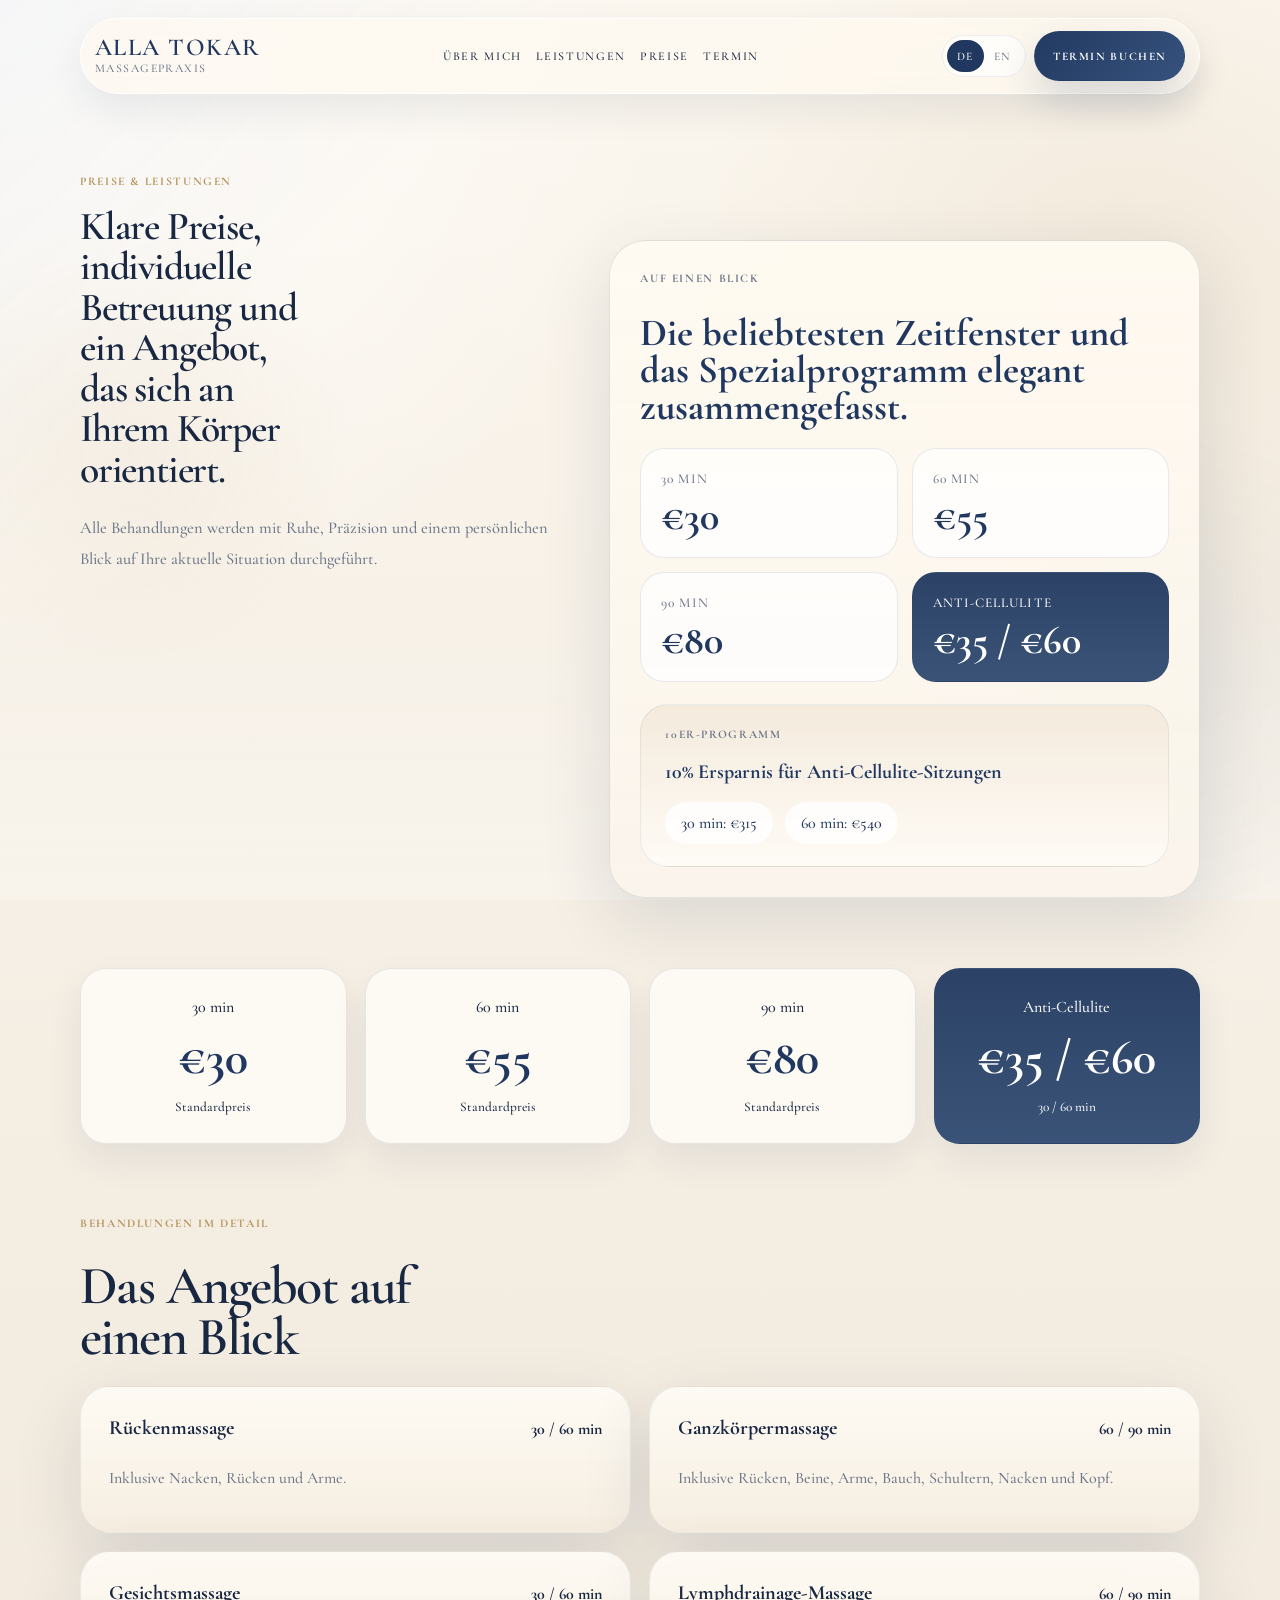
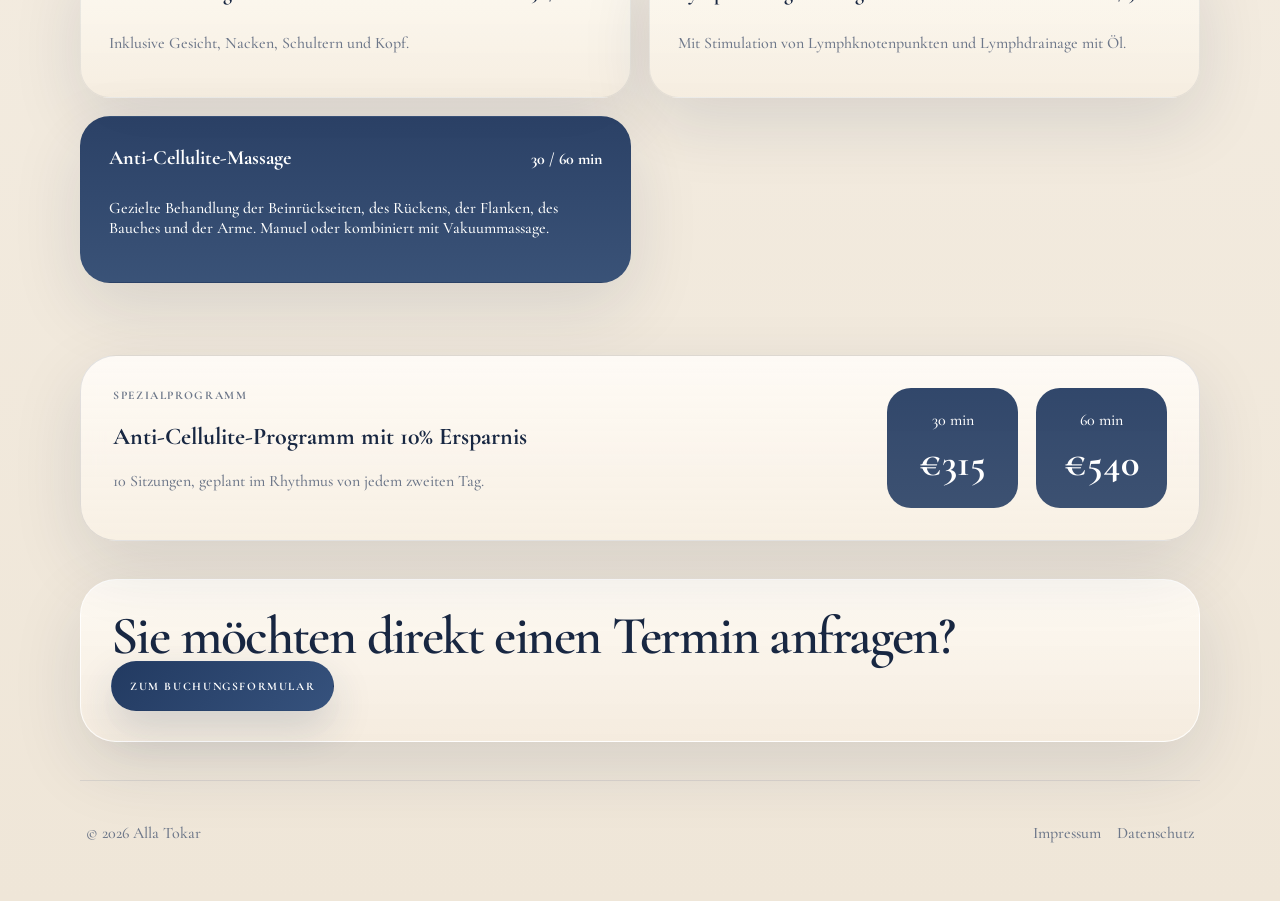
<file: prices.html>
<!DOCTYPE html>
<html lang="de">
<head>
  <meta charset="UTF-8">
  <meta name="viewport" content="width=device-width, initial-scale=1.0">
  <title>Alla Tokar | Preise & Leistungen</title>
  <meta
    name="description"
    content="Preise und Leistungen von Alla Tokar: Rückenmassage, Ganzkörpermassage, Gesichtsmassage, Lymphdrainage und Anti-Cellulite-Programme."
  >
  <link rel="preconnect" href="https://fonts.googleapis.com">
  <link rel="preconnect" href="https://fonts.gstatic.com" crossorigin>
  <link href="https://fonts.googleapis.com/css2?family=Cormorant+Garamond:wght@400;500;600;700&display=swap" rel="stylesheet">
  <link rel="stylesheet" href="styles.css">
</head>
<body class="prices-page" data-page-title-de="Alla Tokar | Preise & Leistungen" data-page-title-en="Alla Tokar | Prices & Services">
  <div class="site-shell site-shell--inner">
    <header class="topbar">
      <a class="brand" href="index.html" data-page-link="index.html">
        <span class="brand__text">
          <strong>Alla Tokar</strong>
          <small data-i18n data-de="Massagepraxis" data-en="Massage Practice">Massagepraxis</small>
        </span>
      </a>

      <button class="menu-toggle" type="button" aria-expanded="false" aria-label="Toggle menu">
        <span></span>
        <span></span>
      </button>

      <nav class="nav">
        <a href="index.html#about" data-page-link="index.html#about" data-i18n data-de="Über mich" data-en="About">Über mich</a>
        <a href="index.html#services" data-page-link="index.html#services" data-i18n data-de="Leistungen" data-en="Services">Leistungen</a>
        <a href="prices.html" data-page-link="prices.html" data-i18n data-de="Preise" data-en="Prices">Preise</a>
        <a href="index.html#booking" data-page-link="index.html#booking" data-i18n data-de="Termin" data-en="Book">Termin</a>
      </nav>

      <div class="topbar__actions">
        <div class="lang-switch" aria-label="Language switcher">
          <button type="button" class="lang-switch__button is-active" data-lang="de">DE</button>
          <button type="button" class="lang-switch__button" data-lang="en">EN</button>
        </div>
        <a class="button button--primary" href="index.html#booking" data-page-link="index.html#booking" data-i18n data-de="Termin buchen" data-en="Book now">Termin buchen</a>
      </div>
    </header>

    <main>
      <section class="hero hero--prices">
        <div class="hero__copy">
          <p class="eyebrow" data-i18n data-de="Preise & Leistungen" data-en="Prices & services">Preise & Leistungen</p>
          <h1 data-i18n data-de="Klare Preise, individuelle Betreuung und ein Angebot, das sich an Ihrem Körper orientiert." data-en="Clear pricing, individual care, and treatments built around your body’s needs.">
            Klare Preise, individuelle Betreuung und ein Angebot, das sich an Ihrem Körper orientiert.
          </h1>
          <p class="lead" data-i18n data-de="Alle Behandlungen werden mit Ruhe, Präzision und einem persönlichen Blick auf Ihre aktuelle Situation durchgeführt." data-en="All treatments are carried out with calm, precision, and a personal understanding of your current condition.">
            Alle Behandlungen werden mit Ruhe, Präzision und einem persönlichen Blick auf Ihre aktuelle Situation durchgeführt.
          </p>
        </div>

        <aside class="prices-hero-card card card--paper">
          <div class="prices-hero-card__top">
            <p class="mini-title" data-i18n data-de="Auf einen Blick" data-en="At a glance">Auf einen Blick</p>
            <h2 data-i18n data-de="Die beliebtesten Zeitfenster und das Spezialprogramm elegant zusammengefasst." data-en="The most requested durations and the signature program, gathered in one elegant overview.">
              Die beliebtesten Zeitfenster und das Spezialprogramm elegant zusammengefasst.
            </h2>
          </div>

          <div class="prices-hero-grid">
            <article class="prices-hero-item">
              <span>30 min</span>
              <strong>€30</strong>
            </article>
            <article class="prices-hero-item">
              <span>60 min</span>
              <strong>€55</strong>
            </article>
            <article class="prices-hero-item">
              <span>90 min</span>
              <strong>€80</strong>
            </article>
            <article class="prices-hero-item prices-hero-item--accent">
              <span data-i18n data-de="Anti-Cellulite" data-en="Anti-cellulite">Anti-Cellulite</span>
              <strong>€35 / €60</strong>
            </article>
          </div>

          <div class="prices-hero-program">
            <div>
              <p class="mini-title" data-i18n data-de="10er-Programm" data-en="10-session program">10er-Programm</p>
              <h3 data-i18n data-de="10% Ersparnis für Anti-Cellulite-Sitzungen" data-en="10% savings on anti-cellulite sessions">10% Ersparnis für Anti-Cellulite-Sitzungen</h3>
            </div>
            <div class="prices-hero-program__values">
              <span>30 min: €315</span>
              <span>60 min: €540</span>
            </div>
          </div>
        </aside>
      </section>

      <section class="section">
        <div class="price-overview">
          <article class="price-card card card--lift">
            <span>30 min</span>
            <strong>€30</strong>
            <small data-i18n data-de="Standardpreis" data-en="Standard rate">Standardpreis</small>
          </article>
          <article class="price-card card card--lift">
            <span>60 min</span>
            <strong>€55</strong>
            <small data-i18n data-de="Standardpreis" data-en="Standard rate">Standardpreis</small>
          </article>
          <article class="price-card card card--lift">
            <span>90 min</span>
            <strong>€80</strong>
            <small data-i18n data-de="Standardpreis" data-en="Standard rate">Standardpreis</small>
          </article>
          <article class="price-card card card--feature">
            <span data-i18n data-de="Anti-Cellulite" data-en="Anti-cellulite">Anti-Cellulite</span>
            <strong>€35 / €60</strong>
            <small data-i18n data-de="30 / 60 min" data-en="30 / 60 min">30 / 60 min</small>
          </article>
        </div>
      </section>

      <section class="section">
        <div class="section__heading">
          <p class="eyebrow" data-i18n data-de="Behandlungen im Detail" data-en="Treatments in detail">Behandlungen im Detail</p>
          <h2 data-i18n data-de="Das Angebot auf einen Blick" data-en="The offer at a glance">Das Angebot auf einen Blick</h2>
        </div>

        <div class="detail-list">
          <article class="detail-card card card--soft">
            <div class="detail-card__header">
              <h3 data-i18n data-de="Rückenmassage" data-en="Back massage">Rückenmassage</h3>
              <strong>30 / 60 min</strong>
            </div>
            <p data-i18n data-de="Inklusive Nacken, Rücken und Arme." data-en="Includes neck, back, and arms.">Inklusive Nacken, Rücken und Arme.</p>
          </article>

          <article class="detail-card card card--soft">
            <div class="detail-card__header">
              <h3 data-i18n data-de="Ganzkörpermassage" data-en="Full body massage">Ganzkörpermassage</h3>
              <strong>60 / 90 min</strong>
            </div>
            <p data-i18n data-de="Inklusive Rücken, Beine, Arme, Bauch, Schultern, Nacken und Kopf." data-en="Includes back, legs, arms, abdomen, shoulders, neck, and head.">
              Inklusive Rücken, Beine, Arme, Bauch, Schultern, Nacken und Kopf.
            </p>
          </article>

          <article class="detail-card card card--soft">
            <div class="detail-card__header">
              <h3 data-i18n data-de="Gesichtsmassage" data-en="Facial massage">Gesichtsmassage</h3>
              <strong>30 / 60 min</strong>
            </div>
            <p data-i18n data-de="Inklusive Gesicht, Nacken, Schultern und Kopf." data-en="Includes face, neck, shoulders, and head.">Inklusive Gesicht, Nacken, Schultern und Kopf.</p>
          </article>

          <article class="detail-card card card--soft">
            <div class="detail-card__header">
              <h3 data-i18n data-de="Lymphdrainage-Massage" data-en="Lymphatic drainage massage">Lymphdrainage-Massage</h3>
              <strong>60 / 90 min</strong>
            </div>
            <p data-i18n data-de="Mit Stimulation von Lymphknotenpunkten und Lymphdrainage mit Öl." data-en="With stimulation of lymph node points and lymphatic drainage using oil.">
              Mit Stimulation von Lymphknotenpunkten und Lymphdrainage mit Öl.
            </p>
          </article>

          <article class="detail-card card card--feature">
            <div class="detail-card__header">
              <h3 data-i18n data-de="Anti-Cellulite-Massage" data-en="Anti-cellulite massage">Anti-Cellulite-Massage</h3>
              <strong>30 / 60 min</strong>
            </div>
            <p data-i18n data-de="Gezielte Behandlung der Beinrückseiten, des Rückens, der Flanken, des Bauches und der Arme. Manuel oder kombiniert mit Vakuummassage." data-en="Targeted treatment of the backs of the legs, back, flanks, abdomen, and arms. Manual or combined with vacuum massage.">
              Gezielte Behandlung der Beinrückseiten, des Rückens, der Flanken, des Bauches und der Arme. Manuel oder kombiniert mit Vakuummassage.
            </p>
          </article>
        </div>
      </section>

      <section class="section">
        <div class="program-card card card--glass">
          <div>
            <p class="eyebrow" data-i18n data-de="Spezialprogramm" data-en="Special program">Spezialprogramm</p>
            <h2 data-i18n data-de="Anti-Cellulite-Programm mit 10% Ersparnis" data-en="Anti-cellulite program with 10% savings">Anti-Cellulite-Programm mit 10% Ersparnis</h2>
            <p data-i18n data-de="10 Sitzungen, geplant im Rhythmus von jedem zweiten Tag." data-en="10 sessions scheduled every second day.">10 Sitzungen, geplant im Rhythmus von jedem zweiten Tag.</p>
          </div>
          <div class="program-card__prices">
            <div>
              <span>30 min</span>
              <strong>€315</strong>
            </div>
            <div>
              <span>60 min</span>
              <strong>€540</strong>
            </div>
          </div>
        </div>
      </section>

      <section class="section cta-strip">
        <h2 data-i18n data-de="Sie möchten direkt einen Termin anfragen?" data-en="Would you like to request an appointment now?">
          Sie möchten direkt einen Termin anfragen?
        </h2>
        <a class="button button--primary" href="index.html#booking" data-page-link="index.html#booking" data-i18n data-de="Zum Buchungsformular" data-en="Go to booking form">Zum Buchungsformular</a>
      </section>
    </main>

    <footer class="footer">
      <p>© <span id="year"></span> Alla Tokar</p>
      <div class="footer__links">
        <a href="impressum.html" data-page-link="impressum.html">Impressum</a>
        <a href="datenschutz.html" data-page-link="datenschutz.html">Datenschutz</a>
      </div>
    </footer>
  </div>

  <script src="config.js"></script>
  <script src="script.js"></script>
</body>
</html>
</file>
<file: styles.css>
:root {
  --bg: #f5efe4;
  --bg-alt: #efe5d5;
  --surface: rgba(255, 252, 246, 0.88);
  --surface-strong: #fffaf1;
  --surface-deep: #f0e4d3;
  --line: rgba(28, 45, 74, 0.12);
  --line-strong: rgba(28, 45, 74, 0.24);
  --text: #182742;
  --muted: #6d7789;
  --navy: #20385f;
  --navy-soft: #2e4a74;
  --gold: #b5935b;
  --gold-soft: #e6d3ae;
  --shadow: 0 24px 70px rgba(28, 45, 74, 0.12);
  --shadow-soft: 0 16px 36px rgba(28, 45, 74, 0.08);
  --radius-xl: 36px;
  --radius-lg: 28px;
  --radius-md: 20px;
}

* {
  box-sizing: border-box;
}

html {
  scroll-behavior: smooth;
}

body {
  margin: 0;
  min-height: 100vh;
  overflow-x: hidden;
  color: var(--text);
  font-family: "Cormorant Garamond", serif;
  font-weight: 500;
  background:
    radial-gradient(circle at top left, rgba(255, 255, 255, 0.95), transparent 24%),
    radial-gradient(circle at 88% 12%, rgba(181, 147, 91, 0.12), transparent 18%),
    linear-gradient(180deg, #fbf6ee 0%, #f4ede2 48%, #efe6d8 100%);
}

body::before,
body::after {
  content: "";
  position: fixed;
  inset: 0;
  pointer-events: none;
}

body::before {
  background:
    linear-gradient(135deg, rgba(32, 56, 95, 0.04), transparent 26%),
    linear-gradient(0deg, rgba(255, 255, 255, 0.26), transparent 38%);
}

body::after {
  background:
    radial-gradient(circle at 10% 50%, rgba(181, 147, 91, 0.08), transparent 18%),
    radial-gradient(circle at 92% 76%, rgba(32, 56, 95, 0.05), transparent 20%);
}

a {
  color: inherit;
  text-decoration: none;
}

img {
  display: block;
  max-width: 100%;
}

button,
input,
select,
textarea {
  font: inherit;
}

.site-shell {
  position: relative;
  z-index: 1;
  width: min(1220px, calc(100% - 40px));
  margin: 0 auto;
  padding: 18px 0 42px;
}

.site-shell--inner {
  width: min(1120px, calc(100% - 40px));
}

.topbar {
  position: sticky;
  top: 18px;
  z-index: 20;
  display: grid;
  grid-template-columns: auto minmax(0, 1fr) auto;
  align-items: center;
  gap: 18px;
  padding: 14px 18px;
  border: 1px solid rgba(255, 255, 255, 0.82);
  border-radius: 999px;
  background: rgba(255, 250, 241, 0.75);
  backdrop-filter: blur(16px);
  box-shadow: var(--shadow-soft);
}

.brand {
  display: inline-flex;
  align-items: center;
  gap: 0;
  min-width: 0;
}

.brand__text {
  display: grid;
  gap: 2px;
  min-width: 0;
}

.brand__text strong,
.nav a,
.button,
.lang-switch__button,
.eyebrow,
.mini-title {
  letter-spacing: 0.14em;
  text-transform: uppercase;
}

.brand__text strong {
  font-family: "Cormorant Garamond", serif;
  font-size: clamp(1.4rem, 1.9vw, 2rem);
  font-weight: 600;
  letter-spacing: 0.06em;
  text-transform: uppercase;
  color: var(--navy);
  line-height: 0.9;
}

.brand__text small,
.lead,
.service-card p,
.card p,
.footer,
.contact-card span,
.detail-card p,
.booking-form label,
.legal-content p {
  color: var(--muted);
}

p,
li,
span,
label,
input,
select,
textarea,
a,
button {
  font-family: inherit;
}

.brand__text small {
  font-size: 0.74rem;
  letter-spacing: 0.12em;
  text-transform: uppercase;
}

.nav {
  display: flex;
  justify-content: center;
  flex-wrap: wrap;
  gap: 18px;
  min-width: 0;
}

.nav a {
  position: relative;
  font-size: 0.75rem;
}

.nav a::after {
  content: "";
  position: absolute;
  left: 0;
  right: 0;
  bottom: -8px;
  height: 1px;
  background: var(--gold);
  transform: scaleX(0);
  transform-origin: left;
  transition: transform 180ms ease;
}

.nav a:hover::after {
  transform: scaleX(1);
}

.topbar__actions {
  display: inline-flex;
  align-items: center;
  gap: 12px;
  min-width: 0;
}

.lang-switch {
  display: inline-flex;
  padding: 4px;
  border: 1px solid rgba(32, 56, 95, 0.08);
  border-radius: 999px;
  background: rgba(255, 255, 255, 0.6);
}

.lang-switch__button {
  border: 0;
  border-radius: 999px;
  padding: 10px 12px;
  background: transparent;
  color: var(--muted);
  cursor: pointer;
  font-size: 0.72rem;
}

.lang-switch__button.is-active {
  background: var(--navy);
  color: #fff;
}

.menu-toggle {
  display: none;
  position: relative;
  justify-self: end;
  width: 52px;
  height: 52px;
  border: 1px solid var(--line);
  border-radius: 16px;
  background: rgba(255, 255, 255, 0.76);
  cursor: pointer;
}

.menu-toggle span {
  position: absolute;
  left: 50%;
  width: 18px;
  height: 2px;
  margin-left: -9px;
  border-radius: 99px;
  background: var(--navy);
  transition: transform 180ms ease, opacity 180ms ease;
}

.menu-toggle span:first-child {
  transform: translateY(-5px);
}

.menu-toggle span:last-child {
  transform: translateY(5px);
}

.topbar.is-open .menu-toggle span:first-child {
  transform: rotate(45deg);
}

.topbar.is-open .menu-toggle span:last-child {
  transform: rotate(-45deg);
}

.button {
  display: inline-flex;
  align-items: center;
  justify-content: center;
  min-height: 54px;
  padding: 0 24px;
  border-radius: 999px;
  border: 1px solid transparent;
  font-size: 0.76rem;
  font-weight: 700;
  white-space: nowrap;
}

.button--primary {
  color: #fff;
  background: linear-gradient(135deg, #223a61 0%, #36527d 100%);
  box-shadow: 0 18px 40px rgba(32, 56, 95, 0.18);
}

.button--ghost {
  color: var(--navy);
  border-color: rgba(32, 56, 95, 0.14);
  background: rgba(255, 255, 255, 0.7);
}

.button--wide {
  width: 100%;
}

.hero,
.section,
.intro-band {
  margin-top: 28px;
}

.hero {
  display: grid;
  grid-template-columns: minmax(0, 0.84fr) minmax(0, 1.16fr);
  gap: 26px;
  align-items: start;
  padding: 30px 0 8px;
}

.hero--compact {
  grid-template-columns: minmax(0, 1fr);
}

.hero--prices {
  grid-template-columns: minmax(0, 1.04fr) minmax(320px, 0.9fr);
  align-items: start;
}

.hero__copy {
  padding: 22px 0;
  min-width: 0;
}

.hero__copy h1,
.section__heading h2,
.hero__note h2,
.contact-booking__copy h2,
.cta-strip h2,
.legal-page h1,
.signature-panel__grid h2 {
  margin: 0;
  font-family: "Cormorant Garamond", serif;
  font-size: clamp(2.9rem, 6vw, 5.5rem);
  line-height: 0.95;
  letter-spacing: -0.03em;
  font-weight: 600;
}

.hero__copy h1 {
  max-width: 8ch;
  font-size: clamp(2.6rem, 5vw, 4.9rem);
}

.section__heading h2,
.hero__note h2,
.contact-booking__copy h2,
.cta-strip h2,
.legal-page h1,
.signature-panel__grid h2 {
  font-size: clamp(2.2rem, 4.2vw, 4rem);
}

.hero__note h2 {
  font-size: clamp(1.95rem, 3vw, 3.25rem);
  max-width: 10ch;
  overflow-wrap: anywhere;
  word-break: normal;
}

.prices-page .hero__copy h1 {
  max-width: 13ch;
  font-size: clamp(2.2rem, 3.55vw, 4rem);
  line-height: 1.02;
}

.eyebrow,
.mini-title {
  margin: 0 0 18px;
  color: var(--gold);
  font-size: 0.73rem;
  font-weight: 700;
}

.lead {
  max-width: 63ch;
  margin: 24px 0 0;
  font-size: 1.03rem;
  line-height: 1.85;
}

.hero__actions,
.hero__facts,
.section__heading--row,
.contact-cards,
.program-card__prices,
.footer,
.intro-band,
.signature-panel__grid {
  display: flex;
}

.hero__actions {
  gap: 14px;
  margin-top: 30px;
  flex-wrap: wrap;
}

.hero__facts {
  gap: 12px;
  flex-wrap: wrap;
  padding: 0;
  margin: 28px 0 0;
  list-style: none;
}

.hero__facts li,
.check-list li {
  padding: 14px 18px;
  border: 1px solid rgba(32, 56, 95, 0.1);
  border-radius: 999px;
  background: rgba(255, 255, 255, 0.54);
  box-shadow: inset 0 1px 0 rgba(255, 255, 255, 0.9);
}

.hero__visual {
  display: grid;
  grid-template-columns: minmax(0, 1fr) minmax(220px, 0.68fr);
  gap: 18px;
  min-width: 0;
}

.card {
  border: 1px solid var(--line);
  border-radius: var(--radius-xl);
  box-shadow: var(--shadow);
}

.card--paper {
  background: linear-gradient(180deg, rgba(255, 250, 241, 0.96), rgba(250, 244, 235, 0.92));
}

.card--editorial {
  background: linear-gradient(180deg, rgba(255, 255, 255, 0.7), rgba(249, 241, 226, 0.88));
}

.card--glass {
  background: linear-gradient(180deg, rgba(255, 252, 248, 0.9), rgba(249, 241, 229, 0.84));
  backdrop-filter: blur(10px);
}

.card--soft,
.card--lift,
.detail-card,
.price-card {
  background: linear-gradient(180deg, rgba(255, 252, 246, 0.9), rgba(246, 237, 224, 0.92));
}

.hero-portrait {
  position: relative;
  overflow: hidden;
  min-height: 640px;
}

.hero-portrait img {
  width: 100%;
  height: 100%;
  min-height: 640px;
  object-fit: cover;
}

.hero-portrait__badge {
  position: absolute;
  left: 24px;
  right: 24px;
  bottom: 24px;
  padding: 18px 20px;
  border-radius: 24px;
  background: rgba(250, 244, 233, 0.88);
  backdrop-filter: blur(10px);
}

.hero-portrait__badge span {
  display: block;
  margin-bottom: 8px;
  color: var(--gold);
  font-size: 0.72rem;
  letter-spacing: 0.14em;
  text-transform: uppercase;
}

.hero-portrait__badge strong {
  display: block;
  max-width: 20ch;
  font-family: "Cormorant Garamond", serif;
  font-size: 2rem;
  line-height: 0.98;
  color: var(--navy);
}

.hero-aside {
  display: grid;
  gap: 18px;
  min-width: 0;
}

.hero__note {
  padding: 28px;
  min-width: 0;
}

.hero__note p:last-child {
  margin-bottom: 0;
}

.hero-secondary {
  display: grid;
  grid-template-columns: 1fr;
  gap: 18px;
}

.hero-secondary img {
  width: 100%;
  height: 208px;
  object-fit: cover;
  border-radius: 30px;
  box-shadow: var(--shadow-soft);
}

.prices-hero-card {
  display: grid;
  gap: 22px;
  padding: 30px;
  align-content: start;
  margin-top: 88px;
}

.prices-hero-card__top {
  display: grid;
  gap: 12px;
}

.prices-hero-card__top h2 {
  margin: 0;
  font-family: "Cormorant Garamond", serif;
  font-size: clamp(2rem, 3vw, 3rem);
  line-height: 0.96;
  color: var(--navy);
}

.prices-hero-grid {
  display: grid;
  grid-template-columns: repeat(2, minmax(0, 1fr));
  gap: 14px;
}

.prices-hero-item {
  padding: 22px 20px;
  border-radius: 24px;
  border: 1px solid rgba(32, 56, 95, 0.1);
  background: rgba(255, 255, 255, 0.72);
}

.prices-hero-item span {
  display: block;
  color: var(--muted);
  font-size: 0.84rem;
  letter-spacing: 0.08em;
  text-transform: uppercase;
}

.prices-hero-item strong {
  display: block;
  margin-top: 10px;
  font-family: "Cormorant Garamond", serif;
  font-size: 2.5rem;
  line-height: 0.95;
  color: var(--navy);
}

.prices-hero-item--accent {
  background: linear-gradient(180deg, rgba(32, 56, 95, 0.95), rgba(47, 74, 113, 0.95));
  border-color: transparent;
}

.prices-hero-item--accent span,
.prices-hero-item--accent strong {
  color: #fff;
}

.prices-hero-program {
  display: grid;
  gap: 16px;
  padding: 22px 24px;
  border-radius: 28px;
  background: linear-gradient(180deg, rgba(240, 228, 211, 0.65), rgba(255, 252, 247, 0.86));
  border: 1px solid rgba(32, 56, 95, 0.08);
}

.prices-hero-program h3 {
  margin: 0;
  font-size: 1.25rem;
  line-height: 1.35;
  color: var(--navy);
}

.prices-hero-program__values {
  display: flex;
  gap: 12px;
  flex-wrap: wrap;
}

.prices-hero-program__values span {
  display: inline-flex;
  align-items: center;
  min-height: 42px;
  padding: 0 16px;
  border-radius: 999px;
  background: rgba(255, 255, 255, 0.82);
  color: var(--navy);
}

.intro-band {
  justify-content: center;
  align-items: center;
  padding: 18px 28px;
  border-top: 1px solid rgba(181, 147, 91, 0.28);
  border-bottom: 1px solid rgba(181, 147, 91, 0.28);
  color: var(--navy);
  background: rgba(255, 252, 246, 0.54);
}

.intro-band p {
  margin: 0;
  text-align: center;
  font-family: "Cormorant Garamond", serif;
  font-size: clamp(1.35rem, 2vw, 1.75rem);
  letter-spacing: 0.08em;
  text-transform: uppercase;
}

.section {
  padding: 34px 0 10px;
}

.section__heading {
  display: grid;
  gap: 12px;
  margin-bottom: 24px;
}

.section__heading h2 {
  max-width: 16ch;
}

.section__heading--row {
  justify-content: space-between;
  align-items: end;
  gap: 20px;
}

.about {
  display: grid;
  grid-template-columns: minmax(0, 1.15fr) 340px;
  gap: 22px;
  align-items: start;
}

.about-story {
  padding: 34px;
  display: grid;
  align-content: start;
  gap: 18px;
}

.stats {
  display: grid;
  gap: 18px;
}

.stat,
.price-card,
.contact-card {
  border: 1px solid rgba(32, 56, 95, 0.1);
  border-radius: 26px;
  background: rgba(255, 252, 247, 0.82);
  box-shadow: var(--shadow-soft);
}

.stat {
  padding: 24px;
}

.stat strong {
  display: block;
  font-family: "Cormorant Garamond", serif;
  font-size: 2.8rem;
  color: var(--navy);
}

.service-grid,
.gallery-grid,
.detail-list {
  display: grid;
  gap: 18px;
}

.service-grid {
  grid-template-columns: repeat(3, minmax(0, 1fr));
}

.service-card,
.detail-card {
  padding: 28px;
  border-radius: 30px;
  border: 1px solid rgba(32, 56, 95, 0.08);
}

.service-card--feature,
.detail-card.card--feature,
.price-card.card--feature {
  background: linear-gradient(180deg, rgba(32, 56, 95, 0.95), rgba(47, 74, 113, 0.95));
  border-color: transparent;
  color: #fff;
}

.service-card--feature p,
.service-card--feature h3,
.service-card--feature .service-card__time,
.detail-card.card--feature p,
.detail-card.card--feature h3,
.detail-card.card--feature strong,
.price-card.card--feature span,
.price-card.card--feature strong,
.price-card.card--feature small {
  color: #fff;
}

.service-card__time {
  margin: 0 0 16px;
  color: var(--gold);
  font-size: 0.8rem;
  letter-spacing: 0.12em;
  text-transform: uppercase;
}

.service-card h3,
.detail-card h3 {
  margin: 0 0 12px;
  font-size: 1.26rem;
}

.signature-section {
  padding-top: 10px;
}

.signature-panel {
  padding: 34px;
}

.signature-panel__grid {
  justify-content: space-between;
  gap: 24px;
  align-items: start;
  flex-wrap: wrap;
}

.signature-panel__grid h2 {
  max-width: 12ch;
}

.signature-panel__grid p {
  max-width: 54ch;
  margin: 0;
  padding-top: 12px;
  font-size: 1.02rem;
  line-height: 1.85;
}

.experience__grid {
  display: grid;
  grid-template-columns: 420px minmax(0, 1fr);
  gap: 22px;
  align-items: start;
}

.certificate-preview {
  width: 100%;
  border-radius: 22px;
}

.certificate-gallery {
  display: grid;
  grid-template-columns: repeat(3, minmax(0, 1fr));
  gap: 18px;
}

.certificate-card,
.experience-copy {
  padding: 22px;
}

.certificate-card {
  display: grid;
  gap: 14px;
  align-content: start;
}

.certificate-card__label {
  display: inline-flex;
  align-items: center;
  justify-content: center;
  min-height: 46px;
  padding: 0 16px;
  border-radius: 999px;
  border: 1px solid rgba(32, 56, 95, 0.12);
  background: rgba(255, 255, 255, 0.72);
  color: var(--navy);
  font-size: 0.92rem;
  letter-spacing: 0.08em;
  text-transform: uppercase;
}

.experience-copy {
  display: grid;
  gap: 18px;
}

.check-list {
  display: grid;
  gap: 12px;
  list-style: none;
  padding: 0;
  margin: 0;
}

.check-list li {
  font-size: 1.02rem;
  line-height: 1.45;
}

.gallery-grid {
  grid-template-columns: 1.12fr 0.88fr;
}

.gallery-grid img {
  width: 100%;
  height: 100%;
  min-height: 300px;
  object-fit: cover;
  border-radius: 30px;
  border: 1px solid rgba(255, 255, 255, 0.82);
  box-shadow: var(--shadow);
}

.gallery-grid img:nth-child(1) {
  grid-row: span 2;
}

.contact-booking {
  display: grid;
  grid-template-columns: minmax(0, 0.96fr) minmax(340px, 0.9fr);
  gap: 24px;
  align-items: start;
}

.contact-booking__copy p {
  max-width: 58ch;
  line-height: 1.8;
}

.contact-cards {
  flex-wrap: wrap;
  gap: 14px;
  margin-top: 28px;
}

.contact-card {
  min-width: 240px;
  padding: 20px;
}

.contact-card strong {
  display: block;
  margin-top: 8px;
  color: var(--navy);
}

.booking-form {
  padding: 30px;
}

.booking-form__grid {
  display: grid;
  grid-template-columns: repeat(2, minmax(0, 1fr));
  gap: 16px;
}

.booking-form label {
  display: grid;
  gap: 8px;
  margin-bottom: 16px;
  font-size: 0.94rem;
}

.booking-form input,
.booking-form select,
.booking-form textarea {
  width: 100%;
  border: 1px solid rgba(32, 56, 95, 0.12);
  border-radius: 18px;
  padding: 15px 16px;
  color: var(--navy);
  background: rgba(255, 255, 255, 0.78);
}

.booking-form input:focus,
.booking-form select:focus,
.booking-form textarea:focus {
  outline: 1px solid rgba(181, 147, 91, 0.42);
  border-color: rgba(181, 147, 91, 0.45);
}

.form-status {
  min-height: 24px;
  margin: 14px 0 0;
}

.form-status.success {
  color: #2d6b3d;
}

.form-status.error {
  color: #9a3c3c;
}

.form-status.warning {
  color: #9a7431;
}

.price-overview {
  display: grid;
  grid-template-columns: repeat(4, minmax(0, 1fr));
  gap: 18px;
}

.price-card {
  padding: 28px;
  text-align: center;
}

.price-card span,
.price-card small {
  display: block;
}

.price-card strong {
  display: block;
  margin: 12px 0;
  font-family: "Cormorant Garamond", serif;
  font-size: 3rem;
  color: var(--navy);
}

.detail-list {
  grid-template-columns: repeat(2, minmax(0, 1fr));
}

.detail-card__header {
  display: flex;
  justify-content: space-between;
  gap: 12px;
  align-items: baseline;
}

.program-card {
  display: grid;
  grid-template-columns: minmax(0, 1fr) 280px;
  gap: 20px;
  align-items: center;
  padding: 32px;
}

.program-card__prices {
  justify-content: space-between;
  gap: 18px;
}

.program-card__prices div {
  flex: 1;
  padding: 22px;
  border-radius: 24px;
  background: linear-gradient(180deg, rgba(32, 56, 95, 0.92), rgba(44, 67, 103, 0.92));
  text-align: center;
  color: #fff;
}

.program-card__prices strong {
  display: block;
  margin-top: 10px;
  font-family: "Cormorant Garamond", serif;
  font-size: 2.4rem;
  color: #fff;
}

.cta-strip {
  justify-content: space-between;
  align-items: center;
  gap: 18px;
  padding: 30px;
  border: 1px solid rgba(255, 255, 255, 0.86);
  border-radius: var(--radius-xl);
  background: linear-gradient(180deg, rgba(255, 252, 247, 0.88), rgba(245, 236, 223, 0.92));
  box-shadow: var(--shadow);
}

.legal-page {
  padding: 38px 0;
}

.legal-content {
  max-width: 820px;
  padding: 30px;
}

.footer {
  justify-content: space-between;
  align-items: center;
  gap: 12px;
  margin-top: 38px;
  padding: 26px 6px 0;
  border-top: 1px solid rgba(32, 56, 95, 0.1);
}

.footer__links {
  display: inline-flex;
  gap: 16px;
}

@media (max-width: 1120px) {
  .topbar {
    grid-template-columns: auto auto;
  }

  .menu-toggle {
    display: inline-flex;
    align-items: center;
    justify-content: center;
  }

  .nav,
  .topbar__actions {
    display: none;
  }

  .topbar.is-open {
    grid-template-columns: 1fr;
    border-radius: 32px;
  }

  .topbar.is-open .nav,
  .topbar.is-open .topbar__actions {
    display: flex;
    flex-direction: column;
    align-items: stretch;
  }

  .hero,
  .about,
  .experience__grid,
  .contact-booking,
  .program-card,
  .cta-strip,
  .hero__visual,
  .hero--prices,
  .signature-panel__grid {
    grid-template-columns: 1fr;
    flex-direction: column;
  }

  .service-grid,
  .certificate-gallery,
  .price-overview,
  .detail-list {
    grid-template-columns: repeat(2, minmax(0, 1fr));
  }

  .hero-portrait {
    min-height: 520px;
  }

  .hero-portrait img {
    min-height: 520px;
  }

  .prices-hero-card {
    margin-top: 0;
  }
}

@media (max-width: 1280px) {
  .topbar {
    gap: 12px;
    padding: 12px 14px;
  }

  .nav {
    gap: 14px;
  }

  .topbar__actions {
    gap: 8px;
  }

  .lang-switch__button {
    padding: 9px 10px;
  }

  .button {
    min-height: 50px;
    padding: 0 18px;
    font-size: 0.72rem;
  }

  .hero {
    grid-template-columns: minmax(0, 0.8fr) minmax(0, 1.2fr);
  }

  .hero--prices {
    grid-template-columns: minmax(0, 0.92fr) minmax(0, 1.08fr);
  }

  .hero__copy h1 {
    font-size: clamp(2.35rem, 4.4vw, 4.35rem);
    max-width: 7.2ch;
  }

  .hero__note h2 {
    font-size: clamp(1.5rem, 2.15vw, 2.3rem);
    max-width: 9ch;
  }

  .prices-page .hero__copy h1 {
    max-width: 11.5ch;
    font-size: clamp(2.05rem, 3.1vw, 3.5rem);
  }

  .experience .section__heading h2 {
    font-size: clamp(1.9rem, 3vw, 2.9rem);
    max-width: 18ch;
  }
}

@media (max-width: 1360px) {
  .hero__visual {
    grid-template-columns: minmax(0, 1fr) minmax(200px, 0.58fr);
  }

  .hero__note {
    padding: 22px;
  }

  .hero-secondary img {
    height: 180px;
  }
}

@media (max-width: 720px) {
  .site-shell,
  .site-shell--inner {
    width: min(100% - 20px, 100%);
  }

  body {
    font-weight: 500;
  }

  .site-shell {
    padding: 12px 0 28px;
  }

  .topbar {
    top: 10px;
    gap: 10px;
    padding: 10px 12px;
    border-radius: 28px;
  }

  .topbar.is-open {
    gap: 14px;
    padding-bottom: 16px;
  }

  .topbar.is-open .nav {
    gap: 10px;
  }

  .topbar.is-open .topbar__actions {
    gap: 10px;
  }

  .hero__copy,
  .hero__note,
  .about-story,
  .certificate-card,
  .experience-copy,
  .signature-panel,
  .booking-form,
  .program-card,
  .cta-strip,
  .legal-content,
  .prices-hero-card {
    padding: 20px;
  }

  .hero__copy h1,
  .section__heading h2,
  .hero__note h2,
  .contact-booking__copy h2,
  .cta-strip h2,
  .legal-page h1,
  .signature-panel__grid h2 {
    font-size: clamp(2rem, 10vw, 3rem);
    line-height: 1;
  }

  .hero__copy h1,
  .prices-page .hero__copy h1 {
    max-width: 100%;
    font-size: clamp(2.25rem, 12vw, 3.5rem);
  }

  .lead,
  .card p,
  .detail-card p,
  .contact-booking__copy p,
  .booking-form label,
  .legal-content p,
  .check-list li {
    font-size: 1.02rem;
    line-height: 1.52;
  }

  .brand__text strong {
    font-size: 1.5rem;
    letter-spacing: 0.05em;
  }

  .brand__text small {
    font-size: 0.66rem;
    letter-spacing: 0.08em;
  }

  .topbar {
    padding: 12px 14px;
  }

  .hero,
  .section,
  .intro-band {
    margin-top: 18px;
  }

  .hero,
  .hero--prices {
    grid-template-columns: 1fr;
    gap: 18px;
  }

  .hero__copy {
    padding: 6px 0 0;
  }

  .hero__actions {
    width: 100%;
    gap: 10px;
  }

  .hero__actions .button {
    width: 100%;
  }

  .hero__facts {
    flex-direction: column;
    gap: 10px;
  }

  .hero__facts li {
    width: 100%;
    border-radius: 22px;
  }

  .hero__visual {
    gap: 14px;
  }

  .hero__note h2 {
    max-width: 100%;
    font-size: clamp(1.7rem, 8vw, 2.25rem);
  }

  .hero-secondary {
    grid-template-columns: 1fr;
    gap: 12px;
  }

  .hero-secondary img:last-child {
    display: none;
  }

  .service-grid,
  .certificate-gallery,
  .price-overview,
  .detail-list,
  .booking-form__grid,
  .gallery-grid,
  .prices-hero-grid {
    grid-template-columns: 1fr;
  }

  .gallery-grid img:nth-child(1) {
    grid-row: auto;
  }

  .footer,
  .section__heading--row,
  .hero__actions {
    flex-direction: column;
    align-items: flex-start;
  }

  .hero-secondary img {
    height: 180px;
  }

  .hero-portrait,
  .hero-portrait img {
    min-height: 360px;
  }

  .hero-portrait__badge {
    left: 14px;
    right: 14px;
    bottom: 14px;
    padding: 14px 16px;
  }

  .hero-portrait__badge strong {
    font-size: 1.55rem;
    max-width: 14ch;
  }

  .section__heading {
    margin-bottom: 18px;
  }

  .section__heading h2,
  .experience .section__heading h2 {
    max-width: 100%;
  }

  .about,
  .stats {
    gap: 14px;
  }

  .stat {
    padding: 18px;
  }

  .stat strong {
    font-size: 2.2rem;
  }

  .service-card,
  .detail-card,
  .price-card {
    padding: 20px;
    border-radius: 24px;
  }

  .signature-panel__grid p {
    padding-top: 0;
    max-width: 100%;
  }

  .gallery-grid img {
    min-height: 220px;
    border-radius: 24px;
  }

  .prices-hero-card {
    margin-top: 0;
    gap: 18px;
  }

  .prices-hero-card__top h2 {
    font-size: clamp(1.85rem, 8vw, 2.4rem);
  }

  .prices-hero-item strong {
    font-size: 2.1rem;
  }

  .prices-hero-program {
    padding: 18px;
  }

  .prices-hero-program h3 {
    font-size: 1.08rem;
  }

  .prices-hero-program__values {
    flex-direction: column;
    align-items: stretch;
  }

  .prices-hero-program__values span {
    justify-content: center;
  }

  .contact-card {
    min-width: 100%;
  }

  .intro-band {
    padding: 16px 18px;
  }

  .intro-band p {
    font-size: 0.95rem;
    line-height: 1.45;
    letter-spacing: 0.04em;
  }

  .booking-form input,
  .booking-form select,
  .booking-form textarea {
    padding: 14px 15px;
  }

  .button {
    min-height: 48px;
    padding: 0 16px;
  }
}

@media (max-width: 420px) {
  .brand__text strong {
    font-size: 1.34rem;
  }

  .brand__text small {
    font-size: 0.62rem;
  }

  .hero__copy h1,
  .prices-page .hero__copy h1 {
    font-size: clamp(2.05rem, 12vw, 3.1rem);
  }

  .hero-portrait,
  .hero-portrait img {
    min-height: 320px;
  }

  .hero-portrait__badge strong {
    font-size: 1.35rem;
  }
}
</file>
